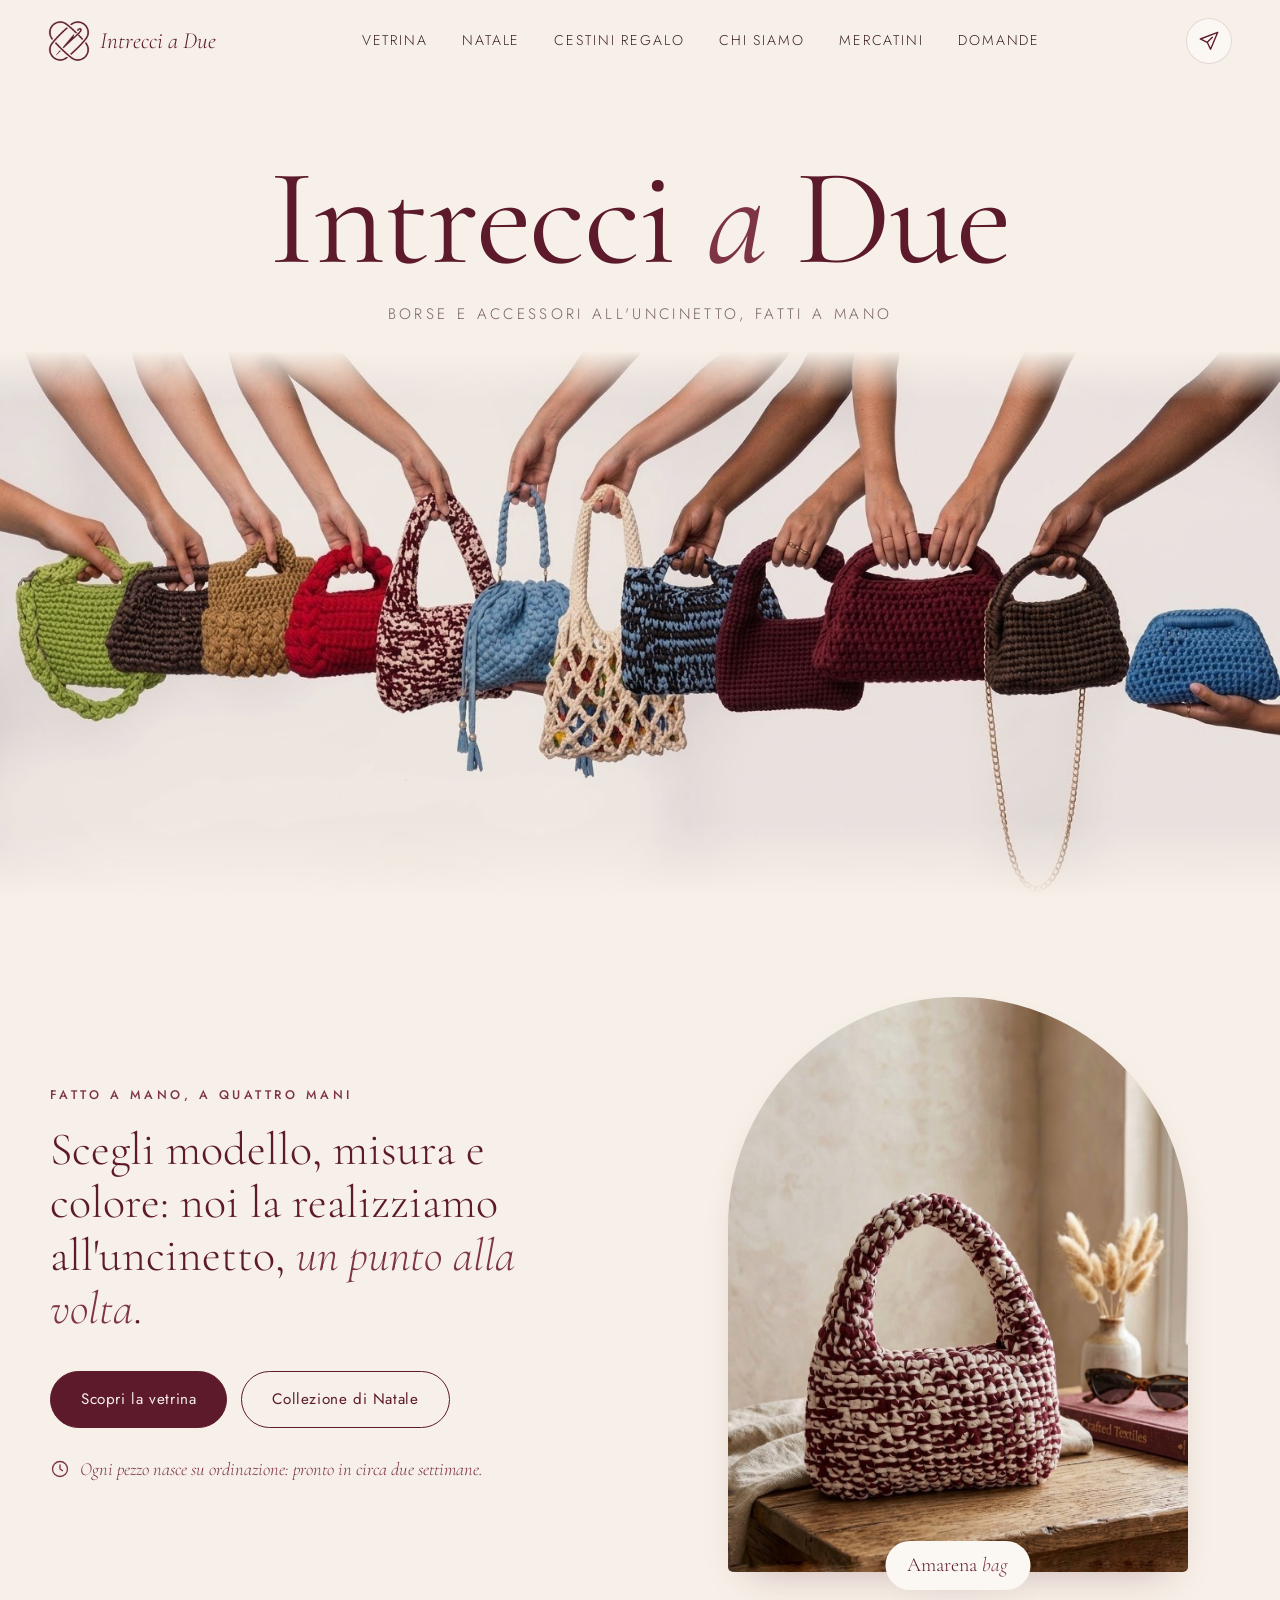
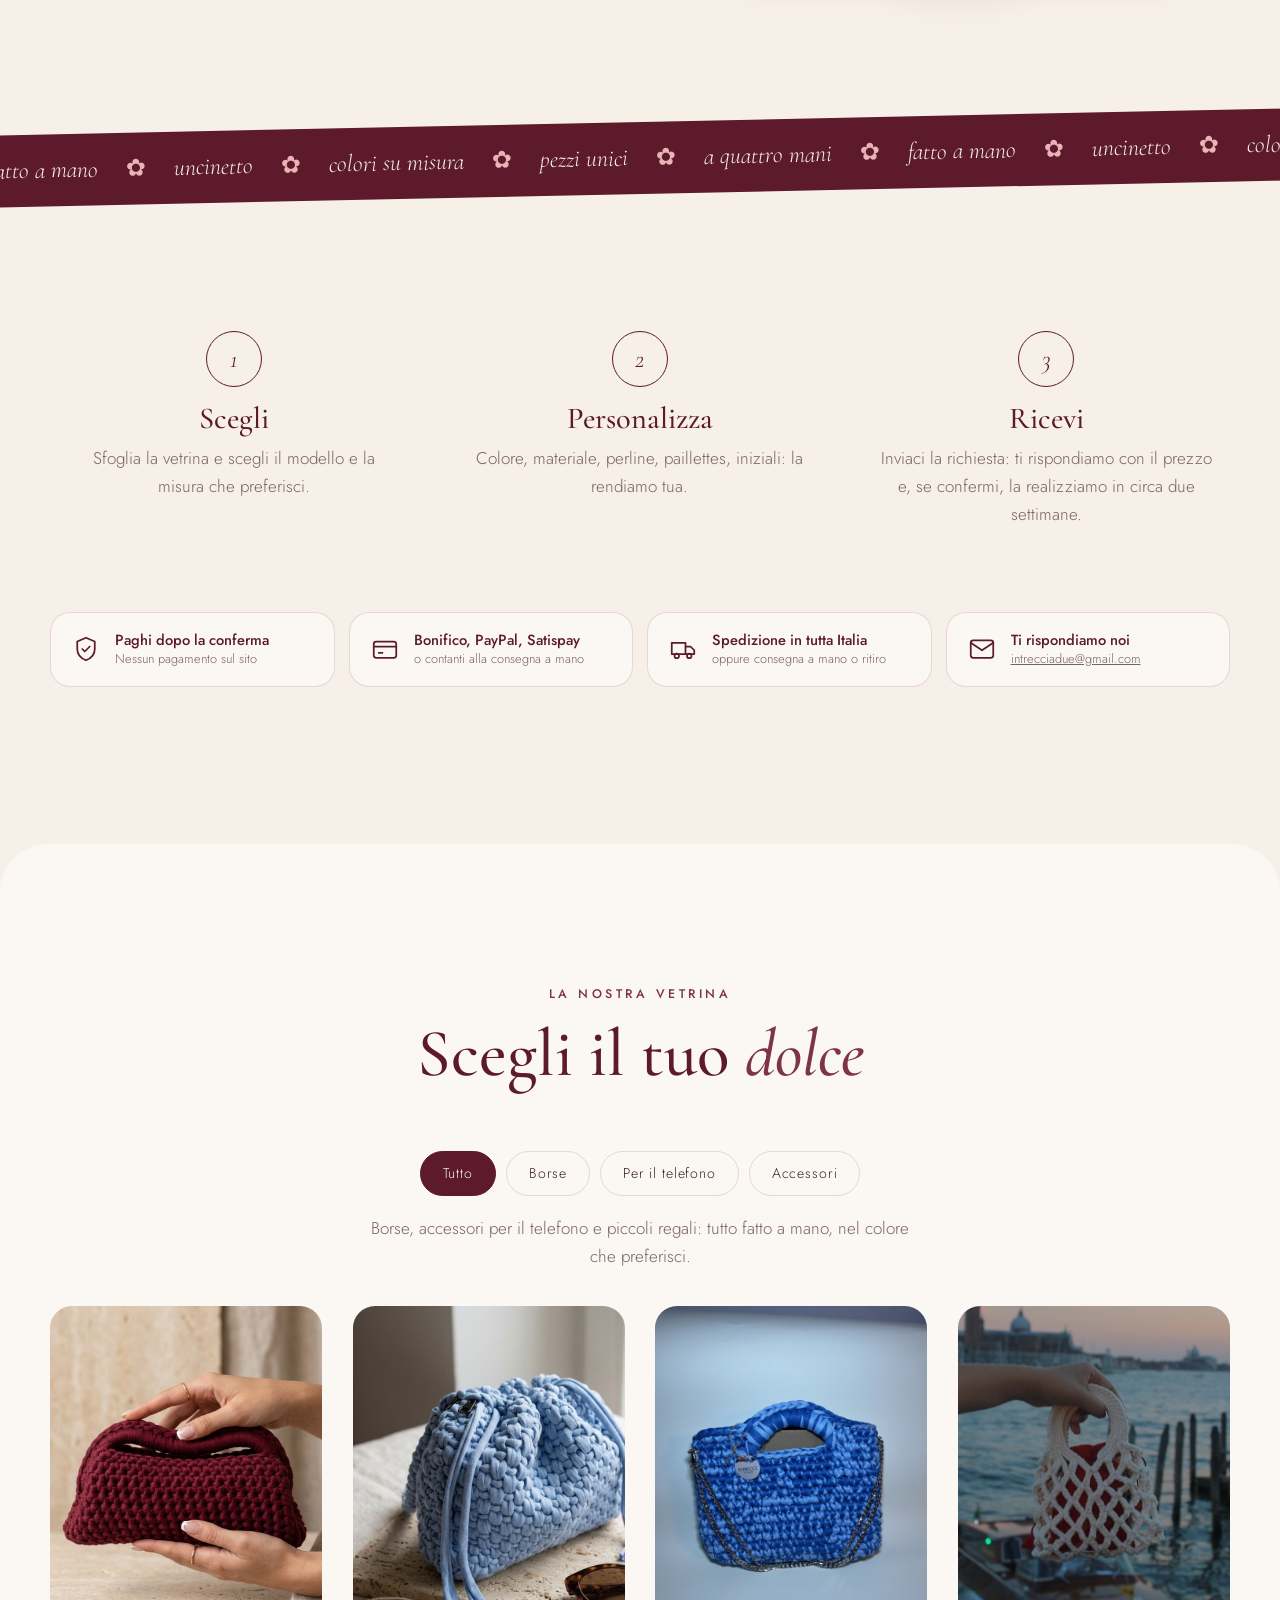
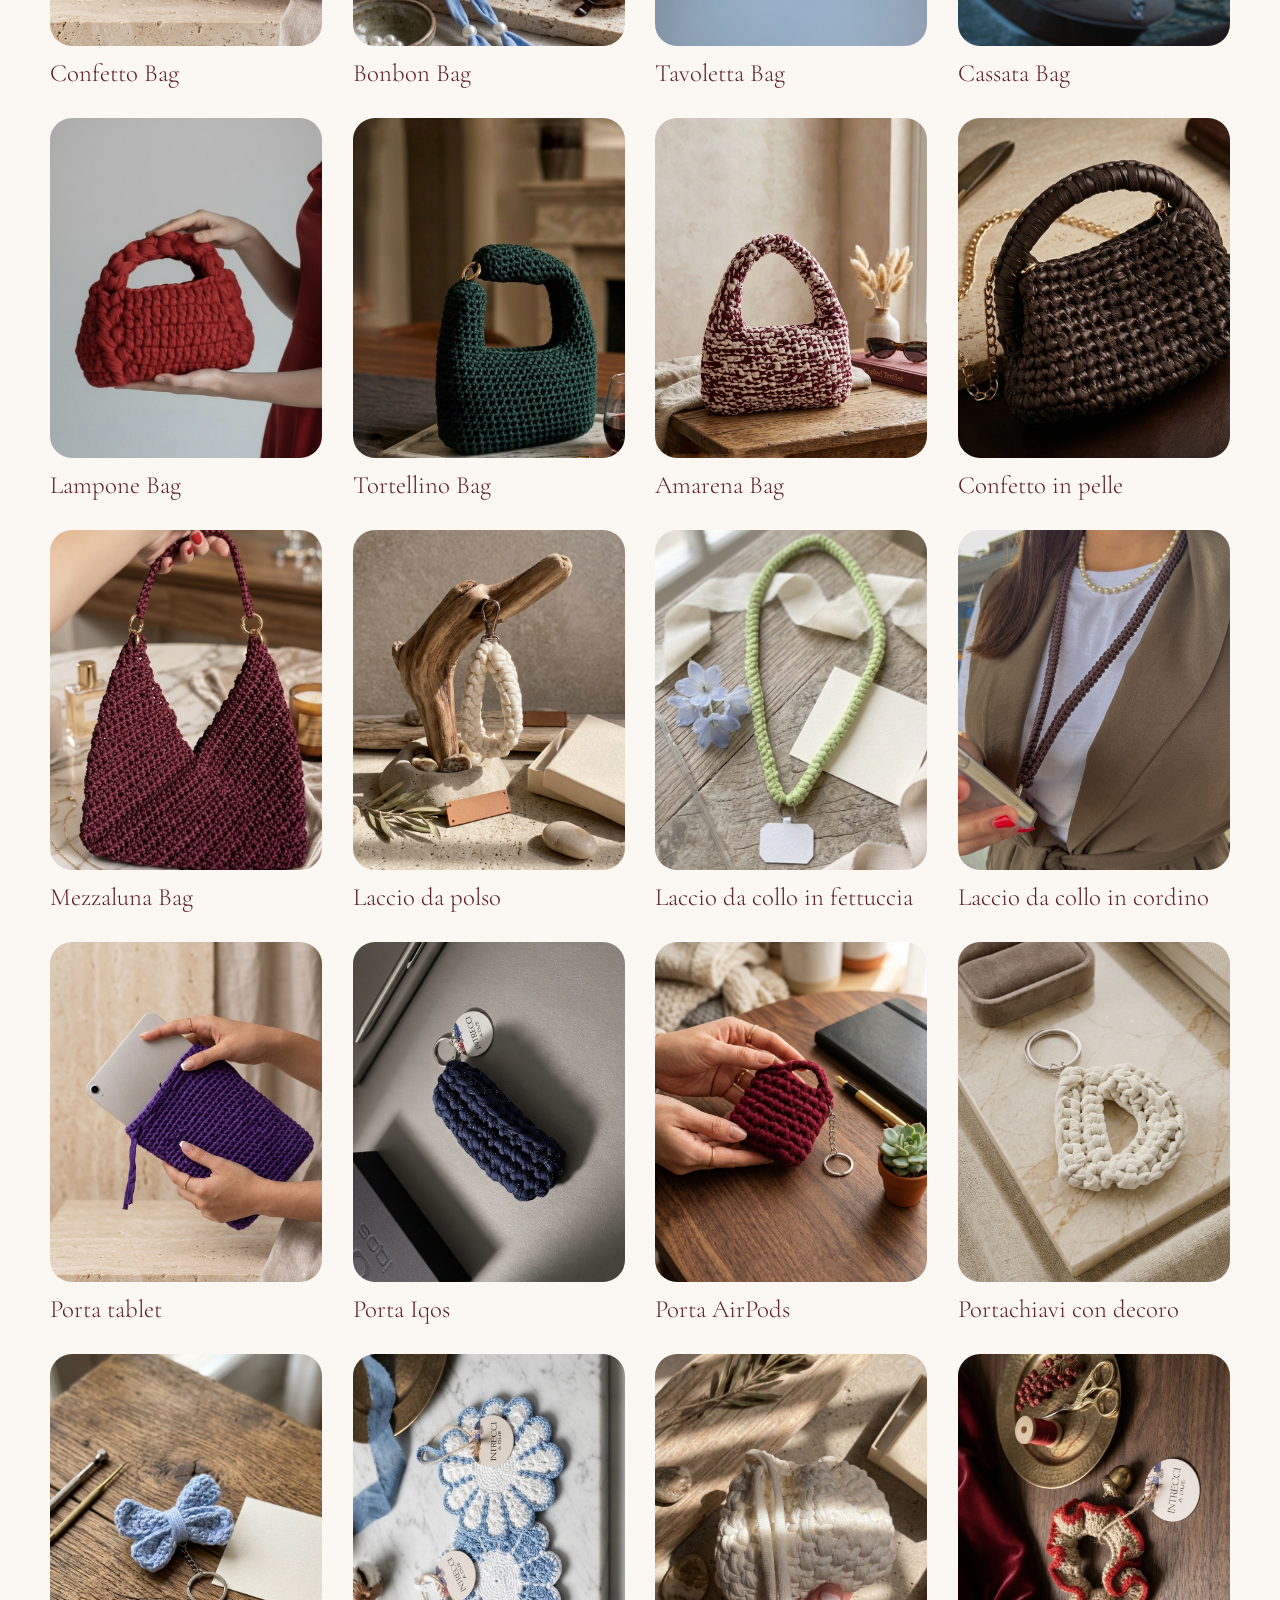
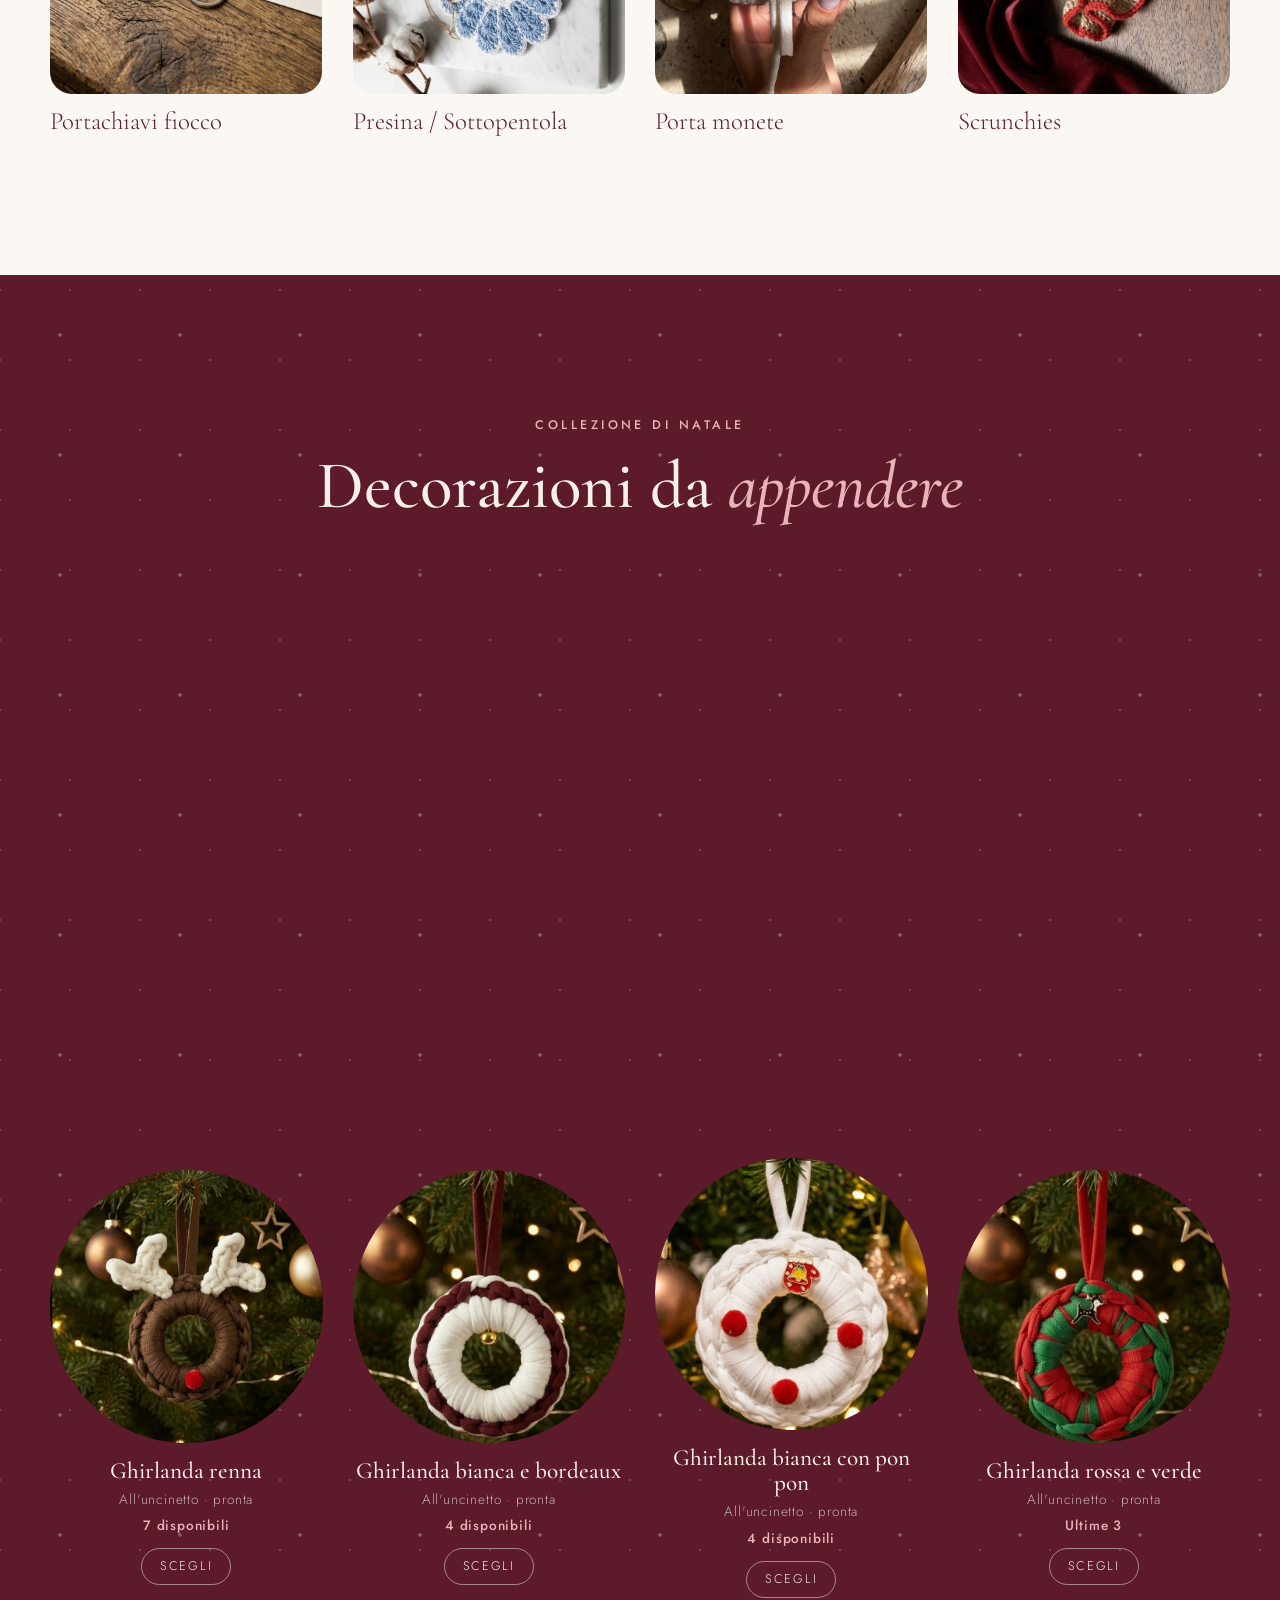
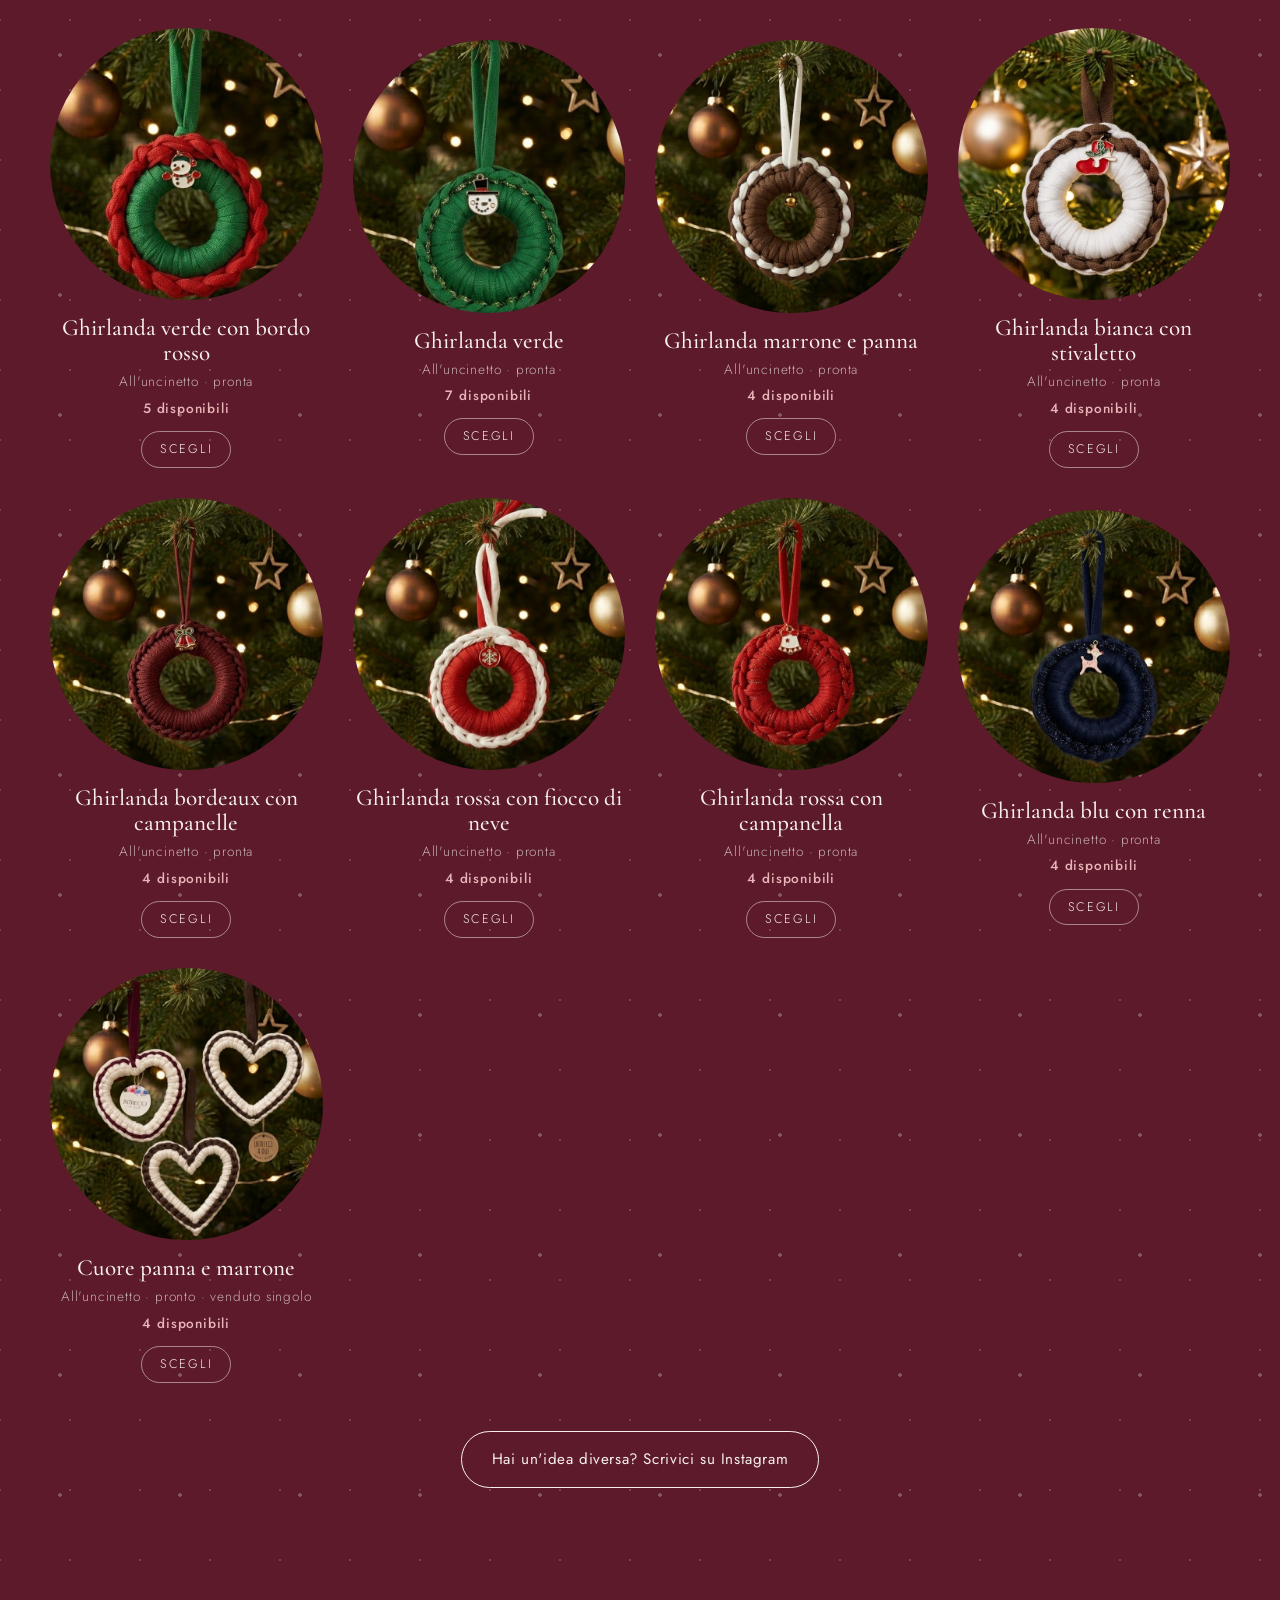
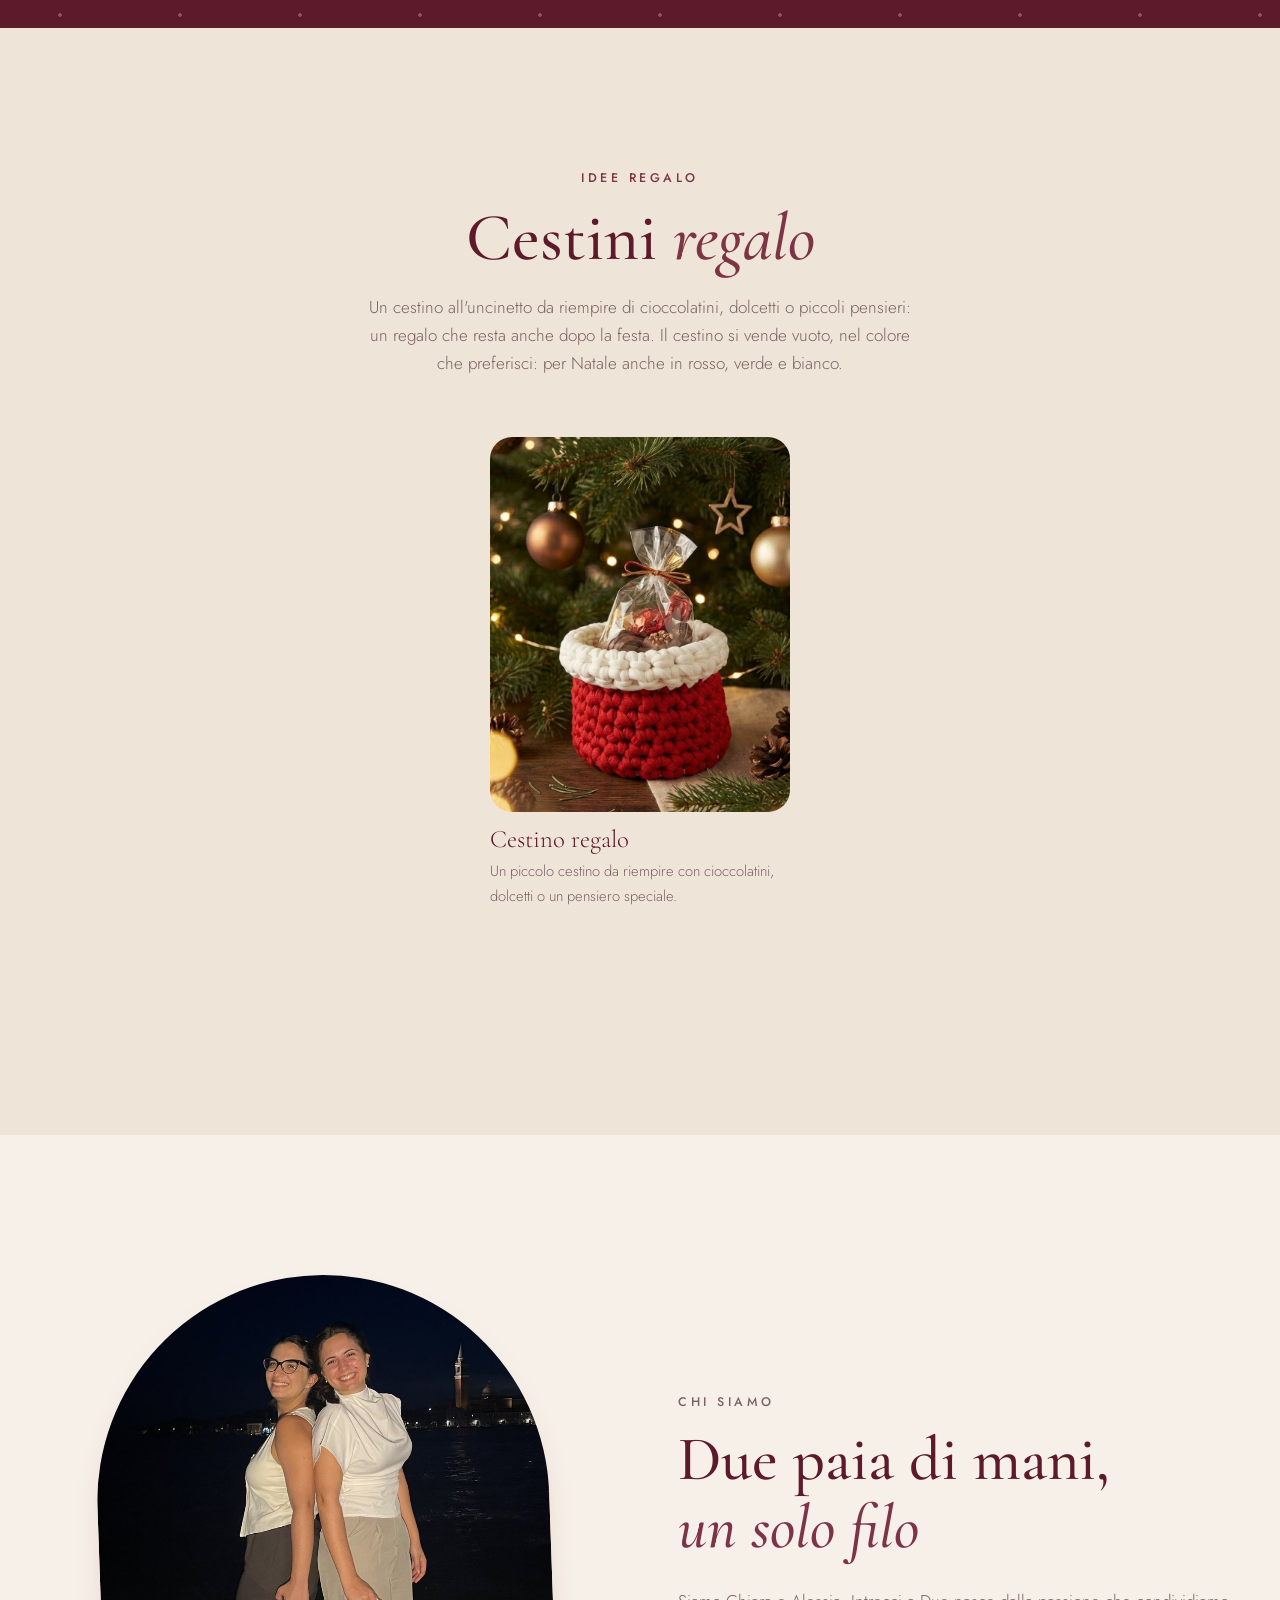
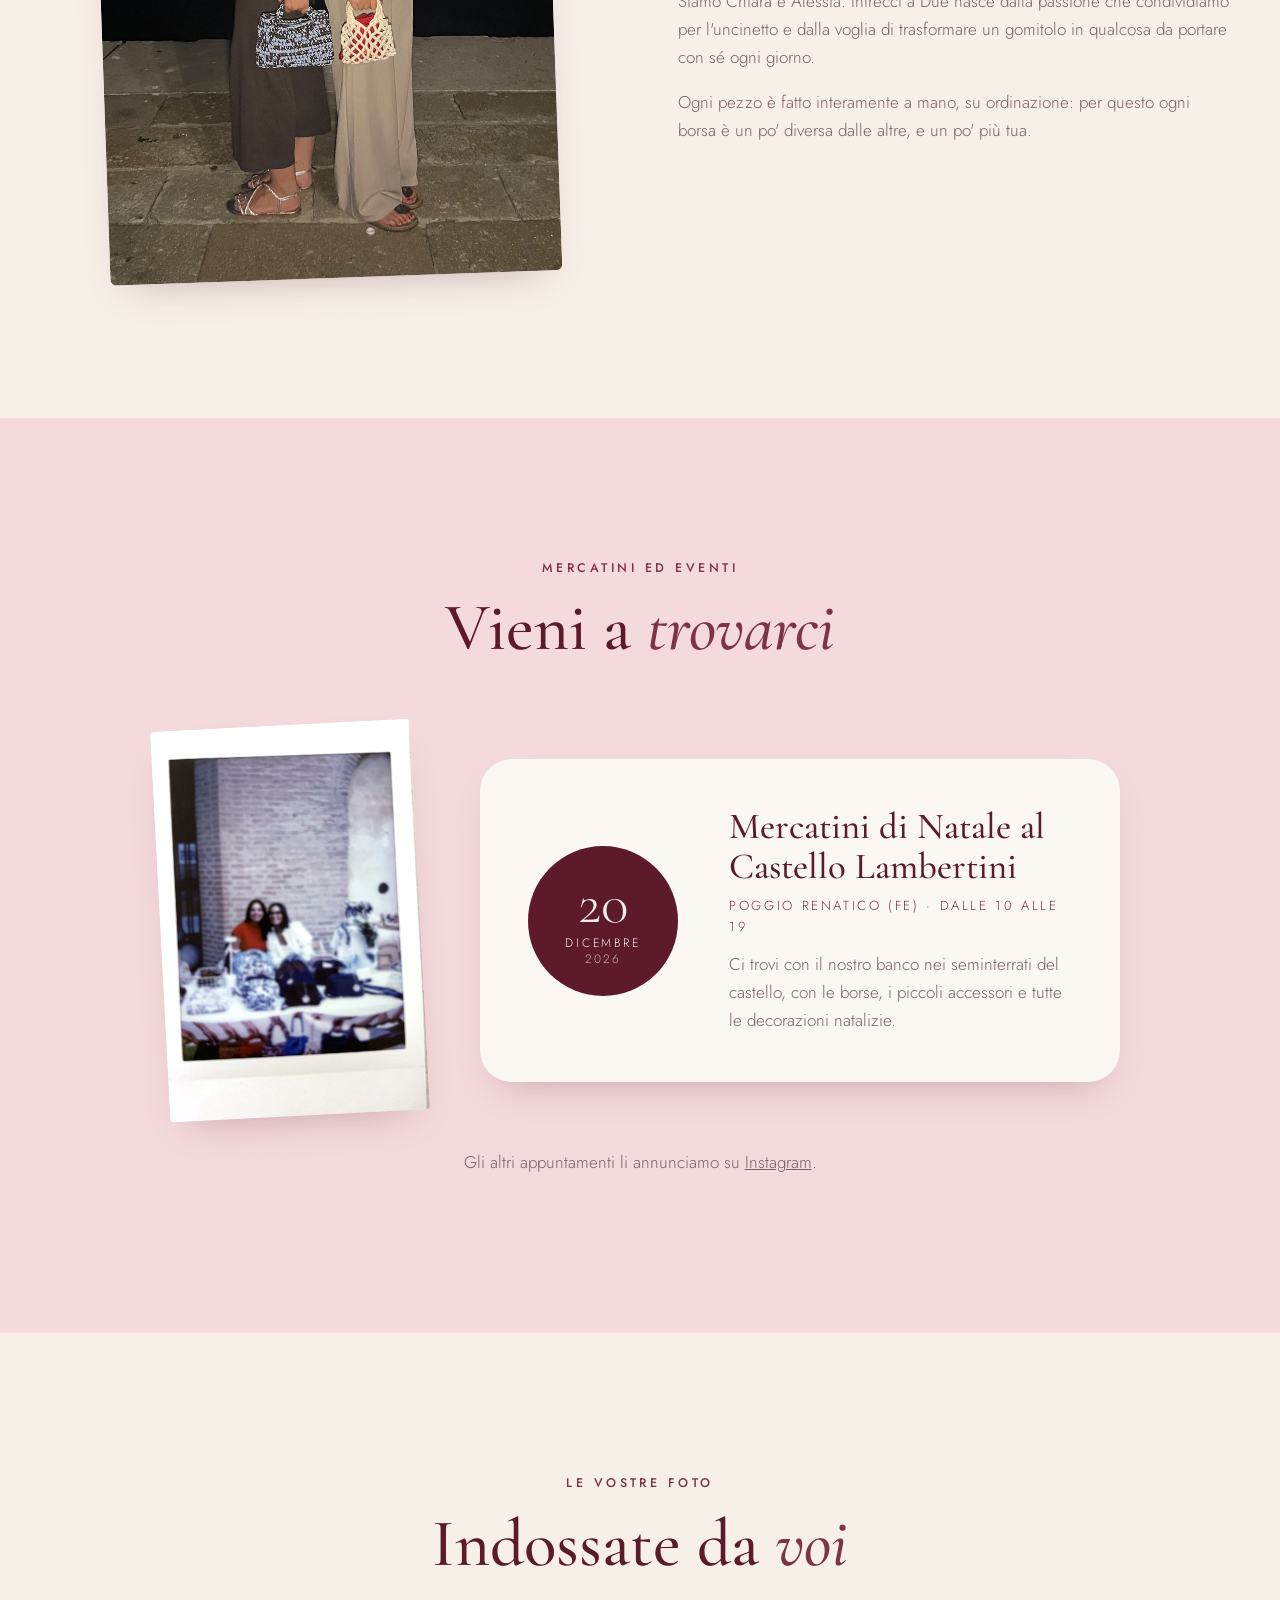
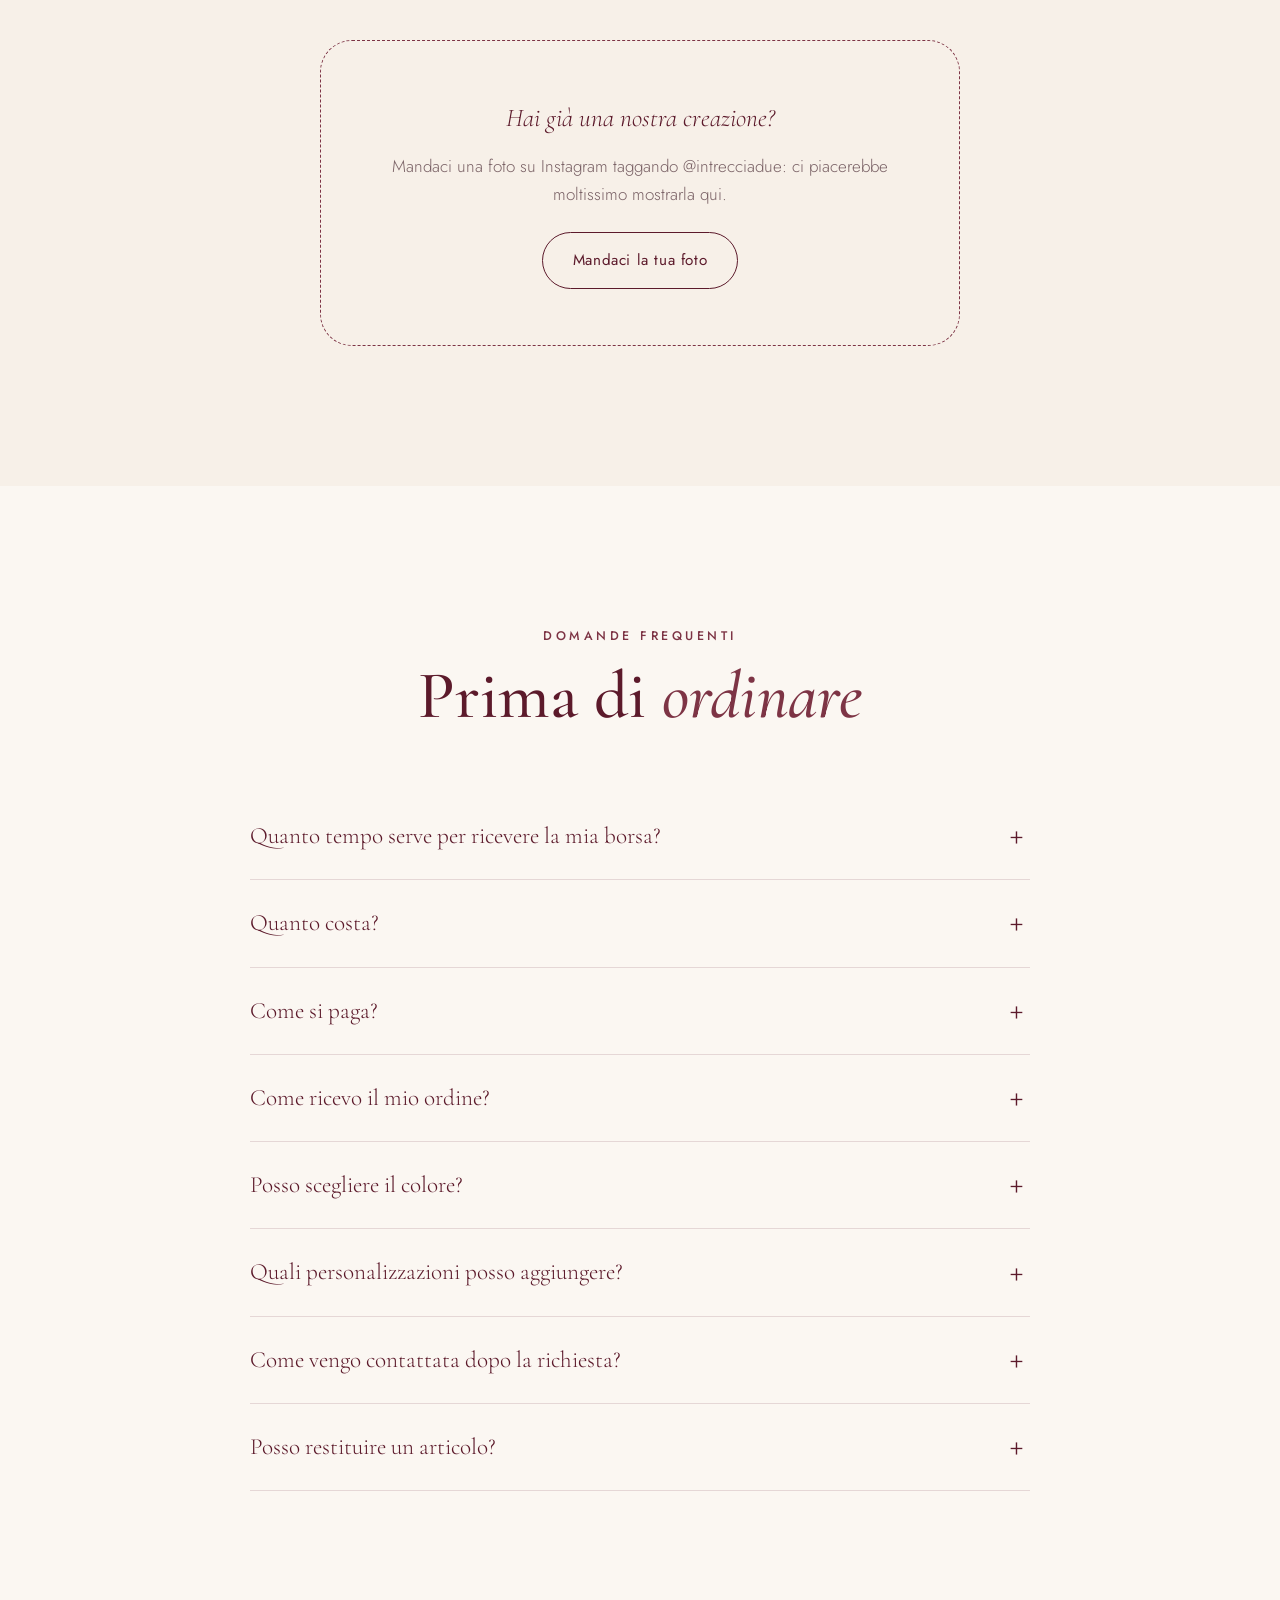
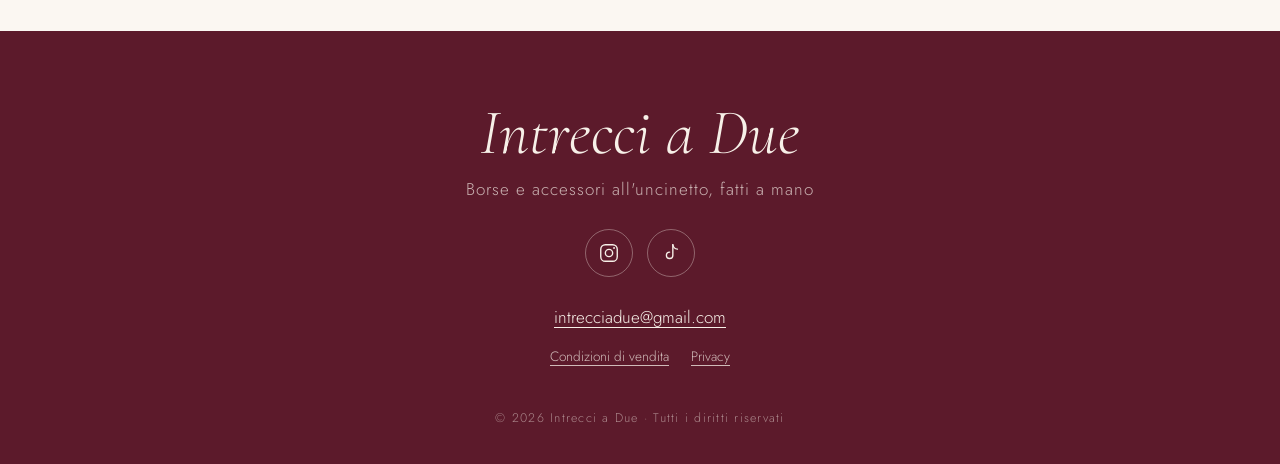
<file: index.html>
<!DOCTYPE html>
<html lang="it" class="no-js">
<head>
  <meta charset="UTF-8">
  <meta name="viewport" content="width=device-width, initial-scale=1.0">
  <title>Intrecci a Due · Borse e accessori all'uncinetto fatti a mano</title>
  <meta name="description" content="Borse e accessori all'uncinetto, fatti a mano a quattro mani da Chiara e Alessia. Scegli il colore, personalizza e chiedici informazioni.">
  <meta name="theme-color" content="#F7F0E8">
  <meta property="og:title" content="Intrecci a Due">
  <meta property="og:description" content="Borse e accessori all'uncinetto, fatti a mano a quattro mani.">
  <meta property="og:type" content="website">
  <meta name="google-site-verification" content="Fl0Ye33HHDwNFB1OUXsyQ3cdpSMMmPhuv71j-eiWHHY">
  <link rel="canonical" href="https://intrecciadue.netlify.app/">
  <meta property="og:url" content="https://intrecciadue.netlify.app/">
  <meta property="og:image" content="https://intrecciadue.netlify.app/img/copertina.jpg">
  <link rel="icon" type="image/png" href="img/favicon.png">
  <link rel="preload" href="fonts/cormorant.woff" as="font" type="font/woff" crossorigin>
  <link rel="preload" href="fonts/jost.woff" as="font" type="font/woff" crossorigin>
  <link rel="stylesheet" href="css/style.css">
  <script>document.documentElement.classList.remove("no-js");</script>
</head>
<body>

  <a class="salta" href="#vetrina">Vai alla vetrina</a>

  <!-- ===================== INTESTAZIONE ===================== -->
  <header class="testata" id="testata">
    <a href="#inizio" class="logo" aria-label="Intrecci a Due, torna all'inizio">
      <img class="logo-segno" src="img/logo.png" width="42" height="42" alt="">
      <span class="logo-nome">Intrecci a Due</span>
    </a>
    <nav class="menu" id="menu" aria-label="Menu principale">
      <a href="#vetrina">Vetrina</a>
      <a href="#natale">Natale</a>
      <a href="#cestini">Cestini regalo</a>
      <a href="#chi-siamo">Chi siamo</a>
      <a href="#mercatini">Mercatini</a>
      <a href="#domande">Domande</a>
    </nav>
    <div class="testata-azioni">
      <button class="pulsante-carrello" id="apriCarrello" aria-label="Apri la tua richiesta di informazioni">
        <svg viewBox="0 0 24 24" aria-hidden="true"><path d="M21.5 2.5 2.5 9.8l7.6 3.6 3.6 7.6 7.8-18.5Z"/><path d="m10.1 13.4 5.6-5.6"/></svg>
        <span class="conta" id="contaCarrello">0</span>
      </button>
      <button class="hamburger" id="hamburger" aria-label="Apri il menu" aria-expanded="false" aria-controls="menu">
        <span></span><span></span>
      </button>
    </div>
  </header>

  <main id="inizio">

    <!-- ===================== COPERTINA ===================== -->
    <section class="copertina">
      <h1 class="copertina-nome">Intrecci <em>a</em> Due</h1>
      <p class="copertina-motto">Borse e accessori all'uncinetto, fatti a mano</p>
      <img class="copertina-foto" src="img/copertina.jpg" width="1574" height="672" fetchpriority="high" alt="Le borse di Intrecci a Due in tutti i colori, tenute da tante mani una accanto all'altra">
    </section>

    <!-- ===================== APERTURA ===================== -->
    <section class="apertura">
      <div class="apertura-testo">
        <p class="occhiello rivela">Fatto a mano, a quattro mani</p>
        <p class="apertura-sotto rivela">Scegli modello, misura e colore: noi la realizziamo all'uncinetto, <em>un punto alla volta</em>.</p>
        <div class="apertura-azioni rivela">
          <a href="#vetrina" class="bottone">Scopri la vetrina</a>
          <a href="#natale" class="bottone bottone-chiaro">Collezione di Natale</a>
        </div>
        <p class="apertura-tempi rivela">
          <svg viewBox="0 0 24 24" aria-hidden="true"><circle cx="12" cy="12" r="9"/><path d="M12 7v5l3 2"/></svg>
          Ogni pezzo nasce su ordinazione: pronto in circa due settimane.
        </p>
      </div>
      <figure class="apertura-figura rivela">
        <img src="img/amarena.jpg" width="1124" height="1290" alt="La Amarena Bag all'uncinetto, bordeaux e panna, appoggiata su un mobile di legno">
        <figcaption>Amarena <em>bag</em></figcaption>
      </figure>
    </section>

    <!-- nastro scorrevole -->
    <div class="nastro" aria-hidden="true">
      <div class="nastro-scorre">
        <span>fatto a mano</span><span>✿</span><span>uncinetto</span><span>✿</span><span>colori su misura</span><span>✿</span><span>pezzi unici</span><span>✿</span><span>a quattro mani</span><span>✿</span>
        <span>fatto a mano</span><span>✿</span><span>uncinetto</span><span>✿</span><span>colori su misura</span><span>✿</span><span>pezzi unici</span><span>✿</span><span>a quattro mani</span><span>✿</span>
      </div>
    </div>

    <!-- ===================== COME FUNZIONA ===================== -->
    <section class="passi">
      <ol>
        <li class="rivela"><span class="passo-num">1</span><h3>Scegli</h3><p>Sfoglia la vetrina e scegli il modello e la misura che preferisci.</p></li>
        <li class="rivela"><span class="passo-num">2</span><h3>Personalizza</h3><p>Colore, materiale, perline, paillettes, iniziali: la rendiamo tua.</p></li>
        <li class="rivela"><span class="passo-num">3</span><h3>Ricevi</h3><p>Inviaci la richiesta: ti rispondiamo con il prezzo e, se confermi, la realizziamo in circa due settimane.</p></li>
      </ol>
    </section>

    <!-- ===================== GARANZIE ===================== -->
    <section class="garanzie" aria-label="Come funzionano ordini, pagamenti e consegne">
      <ul>
        <li class="rivela"><svg viewBox="0 0 24 24" aria-hidden="true"><path d="M12 3l7 3v6c0 4.5-3 7.5-7 9-4-1.5-7-4.5-7-9V6l7-3Z"/><path d="m9 12 2 2 4-4"/></svg><div><strong>Paghi dopo la conferma</strong><span>Nessun pagamento sul sito</span></div></li>
        <li class="rivela"><svg viewBox="0 0 24 24" aria-hidden="true"><rect x="3" y="6" width="18" height="13" rx="2"/><path d="M3 10h18M7 15h3"/></svg><div><strong>Bonifico, PayPal, Satispay</strong><span>o contanti alla consegna a mano</span></div></li>
        <li class="rivela"><svg viewBox="0 0 24 24" aria-hidden="true"><path d="M3 7h11v9H3zM14 10h4l3 3v3h-7"/><circle cx="7" cy="17.5" r="1.8"/><circle cx="17" cy="17.5" r="1.8"/></svg><div><strong>Spedizione in tutta Italia</strong><span>oppure consegna a mano o ritiro</span></div></li>
        <li class="rivela"><svg viewBox="0 0 24 24" aria-hidden="true"><rect x="3" y="5" width="18" height="14" rx="2"/><path d="m3 7 9 6 9-6"/></svg><div><strong>Ti rispondiamo noi</strong><span><a href="mailto:intrecciadue@gmail.com">intrecciadue@gmail.com</a></span></div></li>
      </ul>
    </section>

    <!-- ===================== VETRINA ===================== -->
    <section class="vetrina" id="vetrina">
      <header class="intestazione-sezione">
        <p class="occhiello rivela">La nostra vetrina</p>
        <h2 class="rivela">Scegli il tuo <em>dolce</em></h2>
      </header>
      <div class="filtri rivela" role="tablist" aria-label="Categorie" id="filtri"></div>
      <p class="intro-categoria" id="introCategoria"></p>
      <div class="griglia" id="griglia"></div>
    </section>

    <!-- ===================== NATALE ===================== -->
    <section class="natale" id="natale">
      <div class="natale-fiocchi" aria-hidden="true"></div>
      <header class="intestazione-sezione">
        <p class="occhiello rivela">Collezione di Natale</p>
        <h2 class="rivela">Decorazioni da <em>appendere</em></h2>
        <p class="sezione-sotto rivela">Piccoli intrecci per l'albero e per la casa. Le ghirlande sono già pronte, in pochi pezzi per tipo: scegli la tua e aggiungila alla richiesta. Palline, stelle e omini li facciamo nel colore che preferisci. Oppure vieni a trovarci al nostro banco ai mercatini.</p>
      </header>
      <div class="natale-griglia" id="nataleGriglia"></div>
      <div class="centrato rivela">
        <a class="bottone bottone-chiaro" href="https://www.instagram.com/intrecciadue" target="_blank" rel="noopener">Hai un'idea diversa? Scrivici su Instagram</a>
      </div>
    </section>

    <!-- ===================== CESTINI REGALO ===================== -->
    <section class="cestini" id="cestini">
      <header class="intestazione-sezione">
        <p class="occhiello rivela">Idee regalo</p>
        <h2 class="rivela">Cestini <em>regalo</em></h2>
        <p class="sezione-sotto rivela">Un cestino all'uncinetto da riempire di cioccolatini, dolcetti o piccoli pensieri: un regalo che resta anche dopo la festa. Il cestino si vende vuoto, nel colore che preferisci: per Natale anche in rosso, verde e bianco.</p>
      </header>
      <div class="cestini-griglia" id="cestiniGriglia"></div>
      <p class="cestini-nota rivela">Ci servono circa due settimane per realizzarlo: se è un regalo, scrivici con un po' di anticipo.</p>
    </section>

    <!-- ===================== CHI SIAMO ===================== -->
    <section class="chi-siamo" id="chi-siamo">
      <figure class="chi-figura rivela">
        <div class="cornice cornice-unica">
          <img src="img/chi-siamo.jpg" width="900" height="1200" loading="lazy" alt="Chiara e Alessia schiena contro schiena in riva alla laguna di Venezia, di sera, ognuna con una borsa all'uncinetto in mano">
        </div>
      </figure>
      <div class="chi-testo">
        <p class="occhiello rivela">Chi siamo</p>
        <h2 class="rivela">Due paia di mani,<br><em>un solo filo</em></h2>
        <p class="rivela">Siamo Chiara e Alessia. Intrecci a Due nasce dalla passione che condividiamo per l'uncinetto e dalla voglia di trasformare un gomitolo in qualcosa da portare con sé ogni giorno.</p>
        <p class="rivela">Ogni pezzo è fatto interamente a mano, su ordinazione: per questo ogni borsa è un po' diversa dalle altre, e un po' più tua.</p>
      </div>
    </section>

    <!-- ===================== MERCATINI ===================== -->
    <section class="mercatini" id="mercatini">
      <header class="intestazione-sezione">
        <p class="occhiello rivela">Mercatini ed eventi</p>
        <h2 class="rivela">Vieni a <em>trovarci</em></h2>
      </header>
      <div class="mercatini-corpo">
      <figure class="polaroid rivela">
        <img src="img/mercatino-polaroid.jpg" width="700" height="1053" loading="lazy" alt="Foto istantanea di Chiara e Alessia sedute dietro al loro banco a un mercatino, pieno di borse all'uncinetto">
      </figure>
      <article class="evento rivela">
        <div class="evento-data">
          <span class="giorno">20</span>
          <span class="mese">dicembre</span>
          <span class="anno">2026</span>
        </div>
        <div class="evento-info">
          <h3>Mercatini di Natale al Castello Lambertini</h3>
          <p class="luogo">Poggio Renatico (FE) · dalle 10 alle 19</p>
          <p>Ci trovi con il nostro banco nei seminterrati del castello, con le borse, i piccoli accessori e tutte le decorazioni natalizie.</p>
        </div>
      </article>
      </div>
      <p class="evento-nota rivela">Gli altri appuntamenti li annunciamo su <a href="https://www.instagram.com/intrecciadue" target="_blank" rel="noopener">Instagram</a>.</p>
    </section>

    <!-- ===================== RECENSIONI ===================== -->
    <section class="recensioni" id="recensioni">
      <header class="intestazione-sezione">
        <p class="occhiello rivela">Le vostre foto</p>
        <h2 class="rivela">Indossate da <em>voi</em></h2>
      </header>
      <div class="recensioni-griglia" id="recensioniGriglia"></div>
    </section>

    <!-- ===================== DOMANDE FREQUENTI ===================== -->
    <section class="domande" id="domande">
      <header class="intestazione-sezione">
        <p class="occhiello rivela">Domande frequenti</p>
        <h2 class="rivela">Prima di <em>ordinare</em></h2>
      </header>
      <div class="fisarmonica">
        <details class="rivela">
          <summary>Quanto tempo serve per ricevere la mia borsa?</summary>
          <p>Ogni pezzo è realizzato a mano su ordinazione: in media servono circa due settimane. Se hai una data precisa, ad esempio un regalo, scrivicelo nelle note della richiesta.</p>
        </details>
        <details class="rivela">
          <summary>Quanto costa?</summary>
          <p>Scegli modello, misura, colore e dettagli e inviaci la richiesta dal sito: ti rispondiamo noi via email con il prezzo, il costo dell'eventuale spedizione e i tempi. Inviare la richiesta non ti impegna a nulla.</p>
        </details>
        <details class="rivela">
          <summary>Come si paga?</summary>
          <p>Il pagamento non avviene sul sito. Dopo che ci hai inviato la richiesta ti scriviamo con il prezzo; se confermi l'ordine, paghi quando è pronto: alla consegna o al ritiro, oppure prima della partenza del pacco se va spedito. Puoi pagare con bonifico, PayPal o Satispay; se ritiri l'ordine al nostro banco o te lo consegniamo a mano, anche in contanti.</p>
        </details>
        <details class="rivela">
          <summary>Come ricevo il mio ordine?</summary>
          <p>Spediamo in tutta Italia: il costo della spedizione te lo comunichiamo nel messaggio di conferma, prima che tu paghi, e puoi scegliere tra un invio tracciato e uno non tracciato, più economico. Puoi anche ritirarlo gratis al nostro banco durante i mercatini, oppure concordare con noi una consegna a mano gratuita quando ci troviamo dalle tue parti.</p>
        </details>
        <details class="rivela">
          <summary>Posso scegliere il colore?</summary>
          <p>Certo. Il colore non costa nulla in più: puoi scegliere tra panna, rosa, bordeaux, jeans, marrone, azzurro, vinaccia e testa di moro. Per le borse puoi aggiungere anche un secondo colore.</p>
        </details>
        <details class="rivela">
          <summary>Quali personalizzazioni posso aggiungere?</summary>
          <p>Per le borse puoi scegliere la versione in pelle, il bicolore, le perline, le paillettes, la tracolla e le iniziali. Queste scelte prevedono un sovrapprezzo: quando ci invii la richiesta, ti diciamo noi il prezzo completo.</p>
        </details>
        <details class="rivela">
          <summary>Come vengo contattata dopo la richiesta?</summary>
          <p>Ti scriviamo all'indirizzo email che inserisci nel modulo di richiesta, o al numero di telefono se preferisci lasciarcelo. Per qualsiasi domanda puoi scriverci a <a href="mailto:intrecciadue@gmail.com">intrecciadue@gmail.com</a> o su Instagram.</p>
        </details>
        <details class="rivela">
          <summary>Posso restituire un articolo?</summary>
          <p>Ogni articolo è fatto su ordinazione con le tue scelte, quindi dopo la conferma non è previsto il reso per ripensamento; se invece c'è un difetto, ci pensiamo noi. Trovi tutti i dettagli su annullamenti e garanzia nelle <a href="condizioni.html">condizioni di vendita</a>.</p>
        </details>
      </div>
    </section>

  </main>

  <!-- ===================== PIÈ DI PAGINA ===================== -->
  <footer class="piede">
    <p class="piede-logo">Intrecci a Due</p>
    <p class="piede-sotto">Borse e accessori all'uncinetto, fatti a mano</p>
    <div class="social">
      <a href="https://www.instagram.com/intrecciadue" target="_blank" rel="noopener" aria-label="Instagram">
        <svg viewBox="0 0 24 24" aria-hidden="true"><rect x="3" y="3" width="18" height="18" rx="5"/><circle cx="12" cy="12" r="4"/><circle cx="17.5" cy="6.5" r="1" class="pieno"/></svg>
      </a>
      <a href="https://www.tiktok.com/@intrecciadue" target="_blank" rel="noopener" aria-label="TikTok">
        <svg viewBox="0 0 24 24" aria-hidden="true"><path d="M14 3v11.5a3.5 3.5 0 1 1-3.5-3.5"/><path d="M14 3c.5 2.8 2.3 4.5 5 4.8"/></svg>
      </a>
    </div>
    <p class="piede-contatto"><a href="mailto:intrecciadue@gmail.com">intrecciadue@gmail.com</a></p>
    <nav class="piede-link" aria-label="Informazioni">
      <a href="condizioni.html">Condizioni di vendita</a>
      <a href="privacy.html">Privacy</a>
    </nav>
    <p class="copyright">© 2026 Intrecci a Due · Tutti i diritti riservati</p>
  </footer>

  <!-- ===================== SCHEDA PRODOTTO ===================== -->
  <div class="velo" id="veloScheda" hidden></div>
  <div class="scheda" id="scheda" role="dialog" aria-modal="true" aria-labelledby="schedaTitolo" hidden>
    <button class="chiudi" id="chiudiScheda" aria-label="Chiudi">×</button>
    <div class="scheda-figura" id="schedaFigura"></div>
    <div class="scheda-corpo">
      <p class="occhiello" id="schedaCategoria"></p>
      <h3 id="schedaTitolo"></h3>
      <div id="schedaOpzioni"></div>
      <div class="scheda-piede">
        <p class="scheda-nota" id="schedaPrezzo"></p>
        <button class="bottone" id="aggiungi">Aggiungi alla richiesta</button>
      </div>
    </div>
  </div>

  <!-- ===================== RICHIESTA DI INFORMAZIONI (ex carrello) ===================== -->
  <div class="velo" id="veloCarrello" hidden></div>
  <aside class="carrello" id="carrello" aria-label="La tua richiesta" aria-hidden="true">
    <div class="carrello-testa">
      <h3>La tua richiesta</h3>
      <button class="chiudi" id="chiudiCarrello" aria-label="Chiudi la richiesta">×</button>
    </div>

    <div class="carrello-passo" id="passoCarrello">
      <ul class="carrello-lista" id="carrelloLista"></ul>
      <div class="carrello-vuoto" id="carrelloVuoto">
        <p>La tua richiesta è ancora vuota: scegli in vetrina cosa ti piace.</p>
        <a href="#vetrina" class="bottone bottone-chiaro" data-chiudi-carrello>Torna alla vetrina</a>
      </div>
      <div class="carrello-totale" id="carrelloTotale">
        <p class="nota">Ti rispondiamo noi via email con il prezzo, la spedizione e i tempi. Inviare la richiesta non ti impegna a nulla.</p>
        <button class="bottone bottone-pieno" id="procedi">Continua</button>
      </div>
    </div>

    <div class="carrello-passo" id="passoModulo" hidden>
      <button class="indietro" id="indietro">← Torna alla richiesta</button>
      <!-- Modulo gestito da Netlify Forms: le richieste arrivano nel pannello Netlify e via email -->
      <form name="ordine" method="POST" data-netlify="true" netlify-honeypot="campo-trappola" id="moduloOrdine" class="modulo">
        <input type="hidden" name="form-name" value="ordine">
        <input type="hidden" name="subject" value="Nuova richiesta di informazioni dal sito Intrecci a Due">
        <p class="nascosto"><label>Non compilare: <input name="campo-trappola"></label></p>
        <label>Nome e cognome<input type="text" name="nome" required autocomplete="name"></label>
        <label>Email<input type="email" name="email" required autocomplete="email"></label>
        <label>Telefono <span class="facoltativo">(facoltativo)</span><input type="tel" name="telefono" autocomplete="tel"></label>
        <label>Note o domande <span class="facoltativo">(facoltativo)</span><textarea name="note" rows="3" placeholder="Es. è un regalo per il 24 dicembre"></textarea></label>
        <textarea name="ordine" id="campoOrdine" class="nascosto" readonly tabindex="-1" aria-hidden="true"></textarea>
        <label class="consenso"><input type="checkbox" name="consenso" required> <span>Ho letto le <a href="condizioni.html" target="_blank">condizioni di vendita</a> e l'<a href="privacy.html" target="_blank">informativa sulla privacy</a>.</span></label>
        <button type="submit" class="bottone bottone-pieno" id="invia">Invia la richiesta</button>
        <p class="nota">Non paghi nulla e non ti impegni a nulla: ti scriviamo noi con il prezzo e i dettagli.</p>
      </form>
    </div>

    <div class="carrello-passo grazie" id="passoGrazie" hidden>
      <p class="grazie-segno" aria-hidden="true">✿</p>
      <h3>Grazie!</h3>
      <p>Abbiamo ricevuto la tua richiesta. Ti scriveremo presto con il prezzo e tutti i dettagli.</p>
      <p class="firma">Chiara &amp; Alessia</p>
    </div>

    <div class="carrello-passo" id="passoErrore" hidden>
      <h3>Qualcosa non ha funzionato</h3>
      <p>La richiesta non è partita. Puoi riprovare oppure mandarcela via email:</p>
      <a class="bottone bottone-pieno" id="inviaEmail" href="#">Invia la richiesta via email</a>
      <button class="indietro" id="riprova">← Riprova</button>
    </div>
  </aside>

  <div class="avviso" id="avviso" role="status" aria-live="polite"></div>

  <script src="js/prodotti.js"></script>
  <script src="js/recensioni.js"></script>
  <script src="js/statistiche.js"></script>
  <script src="js/main.js"></script>
</body>
</html>
</file>
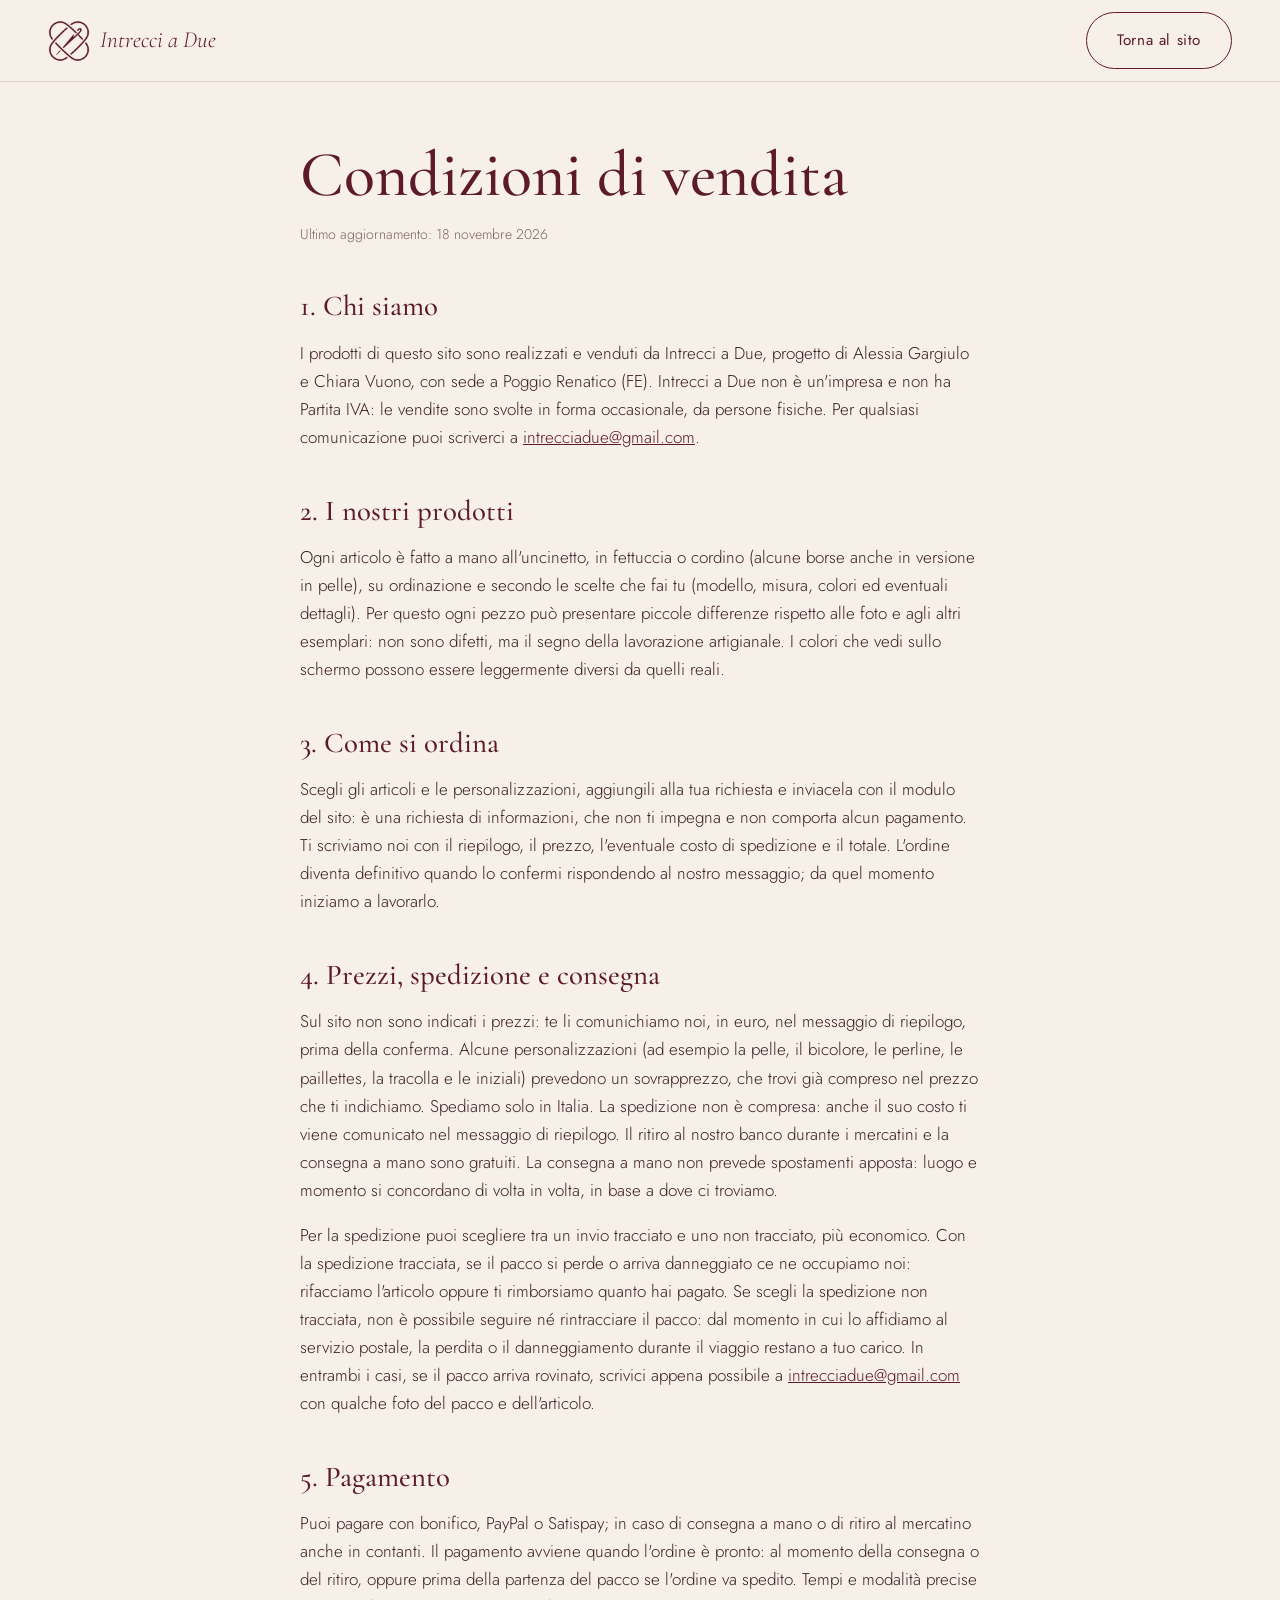
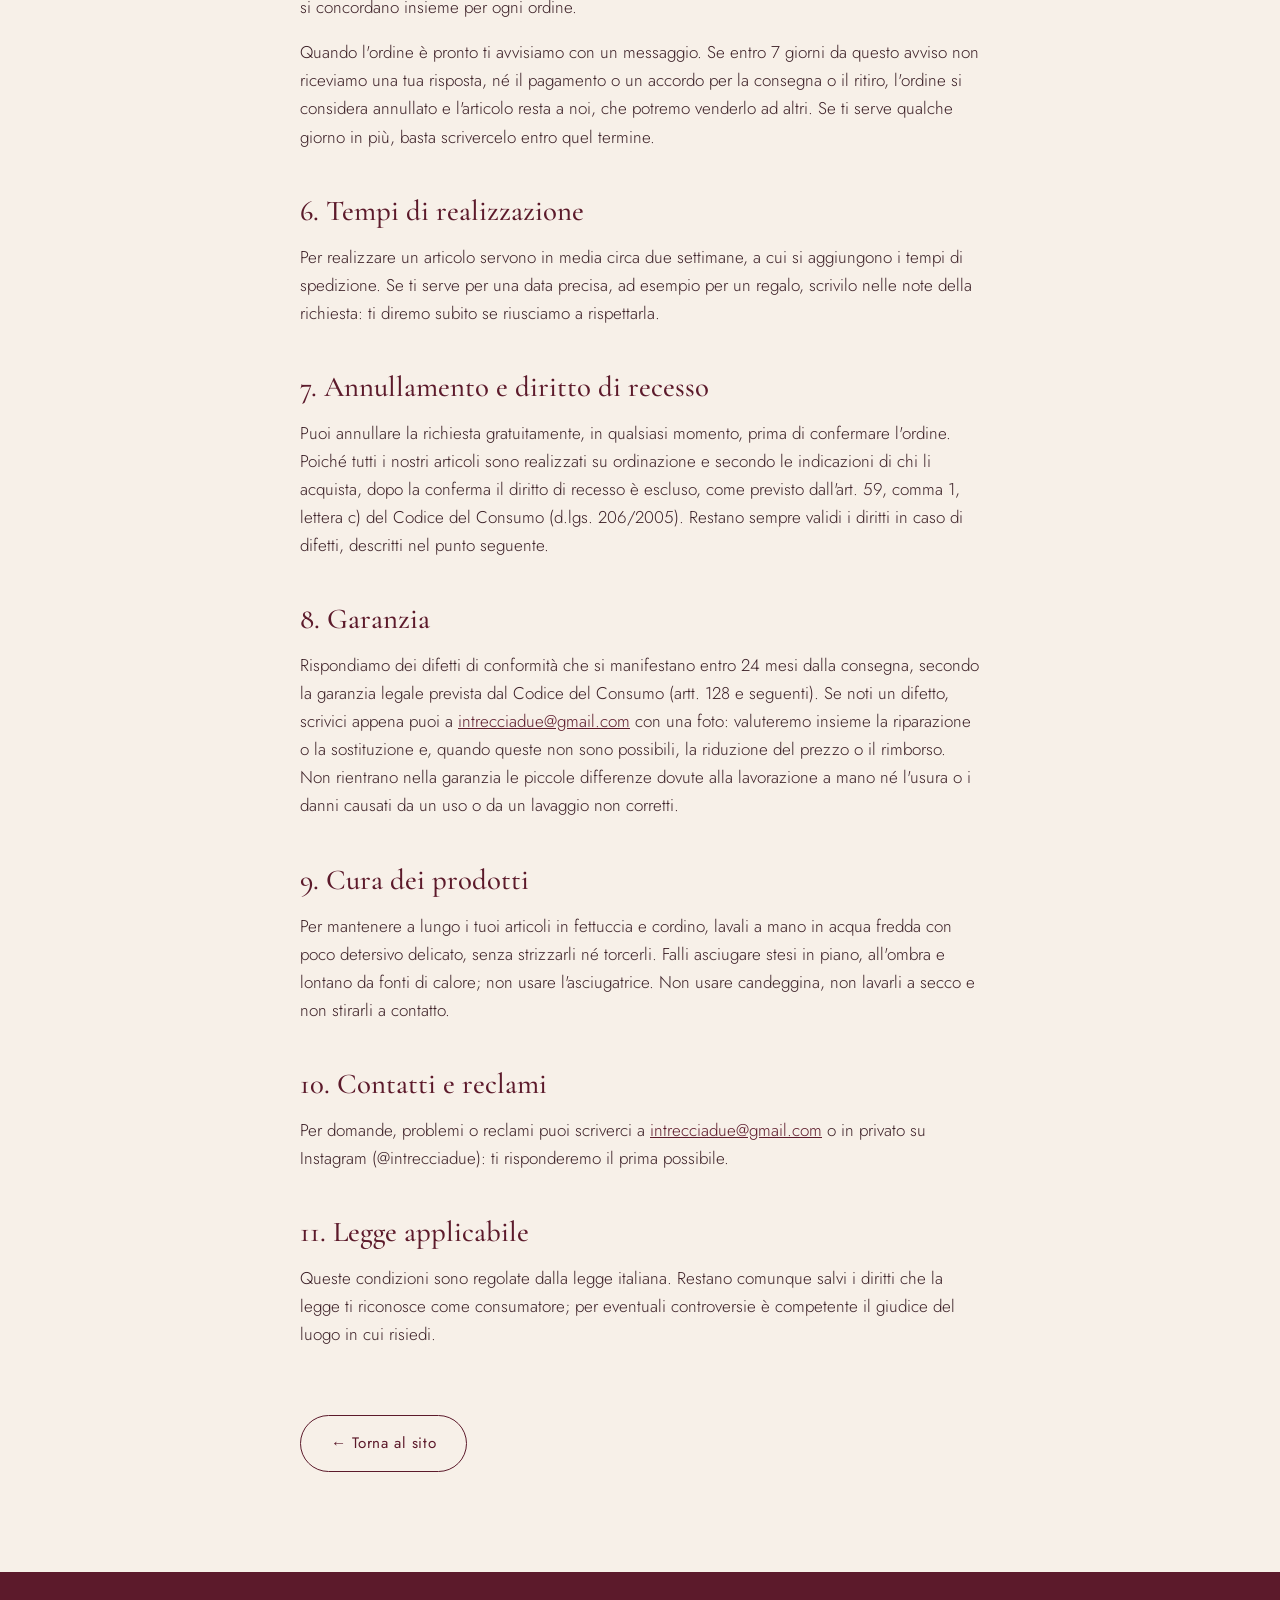
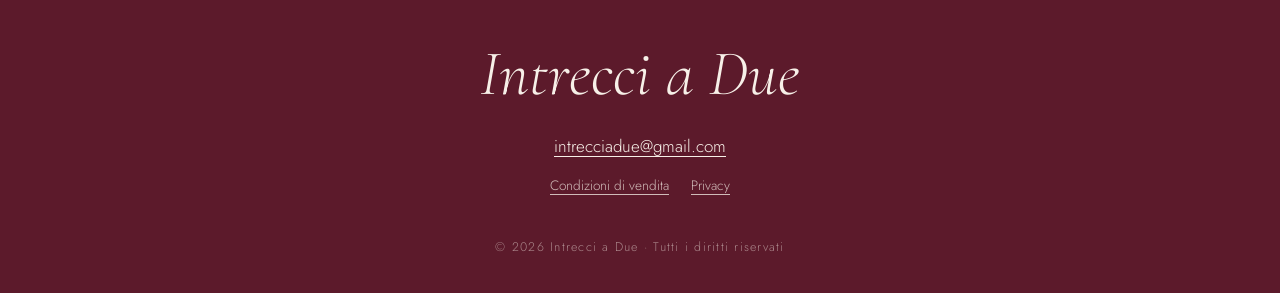
<file: condizioni.html>
<!DOCTYPE html>
<html lang="it">
<head>
  <meta charset="UTF-8">
  <meta name="viewport" content="width=device-width, initial-scale=1.0">
  <title>Condizioni di vendita · Intrecci a Due</title>
  <meta name="robots" content="noindex">
  <link rel="icon" type="image/png" href="img/favicon.png">
  <link rel="stylesheet" href="css/style.css">
</head>
<body>
  <header class="testata scorsa">
    <a href="index.html" class="logo" aria-label="Intrecci a Due, torna al sito">
      <img class="logo-segno" src="img/logo.png" width="42" height="42" alt="">
      <span class="logo-nome">Intrecci a Due</span>
    </a>
    <a href="index.html" class="bottone bottone-chiaro">Torna al sito</a>
  </header>
  <main class="documento">
    <h1>Condizioni di vendita</h1>
    <p class="aggiornato">Ultimo aggiornamento: 18 novembre 2026</p>

    <h2>1. Chi siamo</h2>
    <p>I prodotti di questo sito sono realizzati e venduti da Intrecci a Due, progetto di Alessia Gargiulo e Chiara Vuono, con sede a Poggio Renatico (FE). Intrecci a Due non è un'impresa e non ha Partita IVA: le vendite sono svolte in forma occasionale, da persone fisiche. Per qualsiasi comunicazione puoi scriverci a <a href="mailto:intrecciadue@gmail.com">intrecciadue@gmail.com</a>.</p>

    <h2>2. I nostri prodotti</h2>
    <p>Ogni articolo è fatto a mano all'uncinetto, in fettuccia o cordino (alcune borse anche in versione in pelle), su ordinazione e secondo le scelte che fai tu (modello, misura, colori ed eventuali dettagli). Per questo ogni pezzo può presentare piccole differenze rispetto alle foto e agli altri esemplari: non sono difetti, ma il segno della lavorazione artigianale. I colori che vedi sullo schermo possono essere leggermente diversi da quelli reali.</p>

    <h2>3. Come si ordina</h2>
    <p>Scegli gli articoli e le personalizzazioni, aggiungili alla tua richiesta e inviacela con il modulo del sito: è una richiesta di informazioni, che non ti impegna e non comporta alcun pagamento. Ti scriviamo noi con il riepilogo, il prezzo, l'eventuale costo di spedizione e il totale. L'ordine diventa definitivo quando lo confermi rispondendo al nostro messaggio; da quel momento iniziamo a lavorarlo.</p>

    <h2>4. Prezzi, spedizione e consegna</h2>
    <p>Sul sito non sono indicati i prezzi: te li comunichiamo noi, in euro, nel messaggio di riepilogo, prima della conferma. Alcune personalizzazioni (ad esempio la pelle, il bicolore, le perline, le paillettes, la tracolla e le iniziali) prevedono un sovrapprezzo, che trovi già compreso nel prezzo che ti indichiamo. Spediamo solo in Italia. La spedizione non è compresa: anche il suo costo ti viene comunicato nel messaggio di riepilogo. Il ritiro al nostro banco durante i mercatini e la consegna a mano sono gratuiti. La consegna a mano non prevede spostamenti apposta: luogo e momento si concordano di volta in volta, in base a dove ci troviamo.</p>
    <p>Per la spedizione puoi scegliere tra un invio tracciato e uno non tracciato, più economico. Con la spedizione tracciata, se il pacco si perde o arriva danneggiato ce ne occupiamo noi: rifacciamo l'articolo oppure ti rimborsiamo quanto hai pagato. Se scegli la spedizione non tracciata, non è possibile seguire né rintracciare il pacco: dal momento in cui lo affidiamo al servizio postale, la perdita o il danneggiamento durante il viaggio restano a tuo carico. In entrambi i casi, se il pacco arriva rovinato, scrivici appena possibile a <a href="mailto:intrecciadue@gmail.com">intrecciadue@gmail.com</a> con qualche foto del pacco e dell'articolo.</p>

    <h2>5. Pagamento</h2>
    <p>Puoi pagare con bonifico, PayPal o Satispay; in caso di consegna a mano o di ritiro al mercatino anche in contanti. Il pagamento avviene quando l'ordine è pronto: al momento della consegna o del ritiro, oppure prima della partenza del pacco se l'ordine va spedito. Tempi e modalità precise si concordano insieme per ogni ordine.</p>
    <p>Quando l'ordine è pronto ti avvisiamo con un messaggio. Se entro 7 giorni da questo avviso non riceviamo una tua risposta, né il pagamento o un accordo per la consegna o il ritiro, l'ordine si considera annullato e l'articolo resta a noi, che potremo venderlo ad altri. Se ti serve qualche giorno in più, basta scrivercelo entro quel termine.</p>

    <h2>6. Tempi di realizzazione</h2>
    <p>Per realizzare un articolo servono in media circa due settimane, a cui si aggiungono i tempi di spedizione. Se ti serve per una data precisa, ad esempio per un regalo, scrivilo nelle note della richiesta: ti diremo subito se riusciamo a rispettarla.</p>

    <h2>7. Annullamento e diritto di recesso</h2>
    <p>Puoi annullare la richiesta gratuitamente, in qualsiasi momento, prima di confermare l'ordine. Poiché tutti i nostri articoli sono realizzati su ordinazione e secondo le indicazioni di chi li acquista, dopo la conferma il diritto di recesso è escluso, come previsto dall'art. 59, comma 1, lettera c) del Codice del Consumo (d.lgs. 206/2005). Restano sempre validi i diritti in caso di difetti, descritti nel punto seguente.</p>

    <h2>8. Garanzia</h2>
    <p>Rispondiamo dei difetti di conformità che si manifestano entro 24 mesi dalla consegna, secondo la garanzia legale prevista dal Codice del Consumo (artt. 128 e seguenti). Se noti un difetto, scrivici appena puoi a <a href="mailto:intrecciadue@gmail.com">intrecciadue@gmail.com</a> con una foto: valuteremo insieme la riparazione o la sostituzione e, quando queste non sono possibili, la riduzione del prezzo o il rimborso. Non rientrano nella garanzia le piccole differenze dovute alla lavorazione a mano né l'usura o i danni causati da un uso o da un lavaggio non corretti.</p>

    <h2>9. Cura dei prodotti</h2>
    <p>Per mantenere a lungo i tuoi articoli in fettuccia e cordino, lavali a mano in acqua fredda con poco detersivo delicato, senza strizzarli né torcerli. Falli asciugare stesi in piano, all'ombra e lontano da fonti di calore; non usare l'asciugatrice. Non usare candeggina, non lavarli a secco e non stirarli a contatto.</p>

    <h2>10. Contatti e reclami</h2>
    <p>Per domande, problemi o reclami puoi scriverci a <a href="mailto:intrecciadue@gmail.com">intrecciadue@gmail.com</a> o in privato su Instagram (@intrecciadue): ti risponderemo il prima possibile.</p>

    <h2>11. Legge applicabile</h2>
    <p>Queste condizioni sono regolate dalla legge italiana. Restano comunque salvi i diritti che la legge ti riconosce come consumatore; per eventuali controversie è competente il giudice del luogo in cui risiedi.</p>

    <a href="index.html" class="bottone bottone-chiaro torna">← Torna al sito</a>
  </main>
  <footer class="piede">
    <p class="piede-logo">Intrecci a Due</p>
    <p class="piede-contatto"><a href="mailto:intrecciadue@gmail.com">intrecciadue@gmail.com</a></p>
    <nav class="piede-link" aria-label="Informazioni"><a href="condizioni.html">Condizioni di vendita</a><a href="privacy.html">Privacy</a></nav>
    <p class="copyright">© 2026 Intrecci a Due · Tutti i diritti riservati</p>
  </footer>
  <script src="js/statistiche.js"></script>
</body>
</html>
</file>
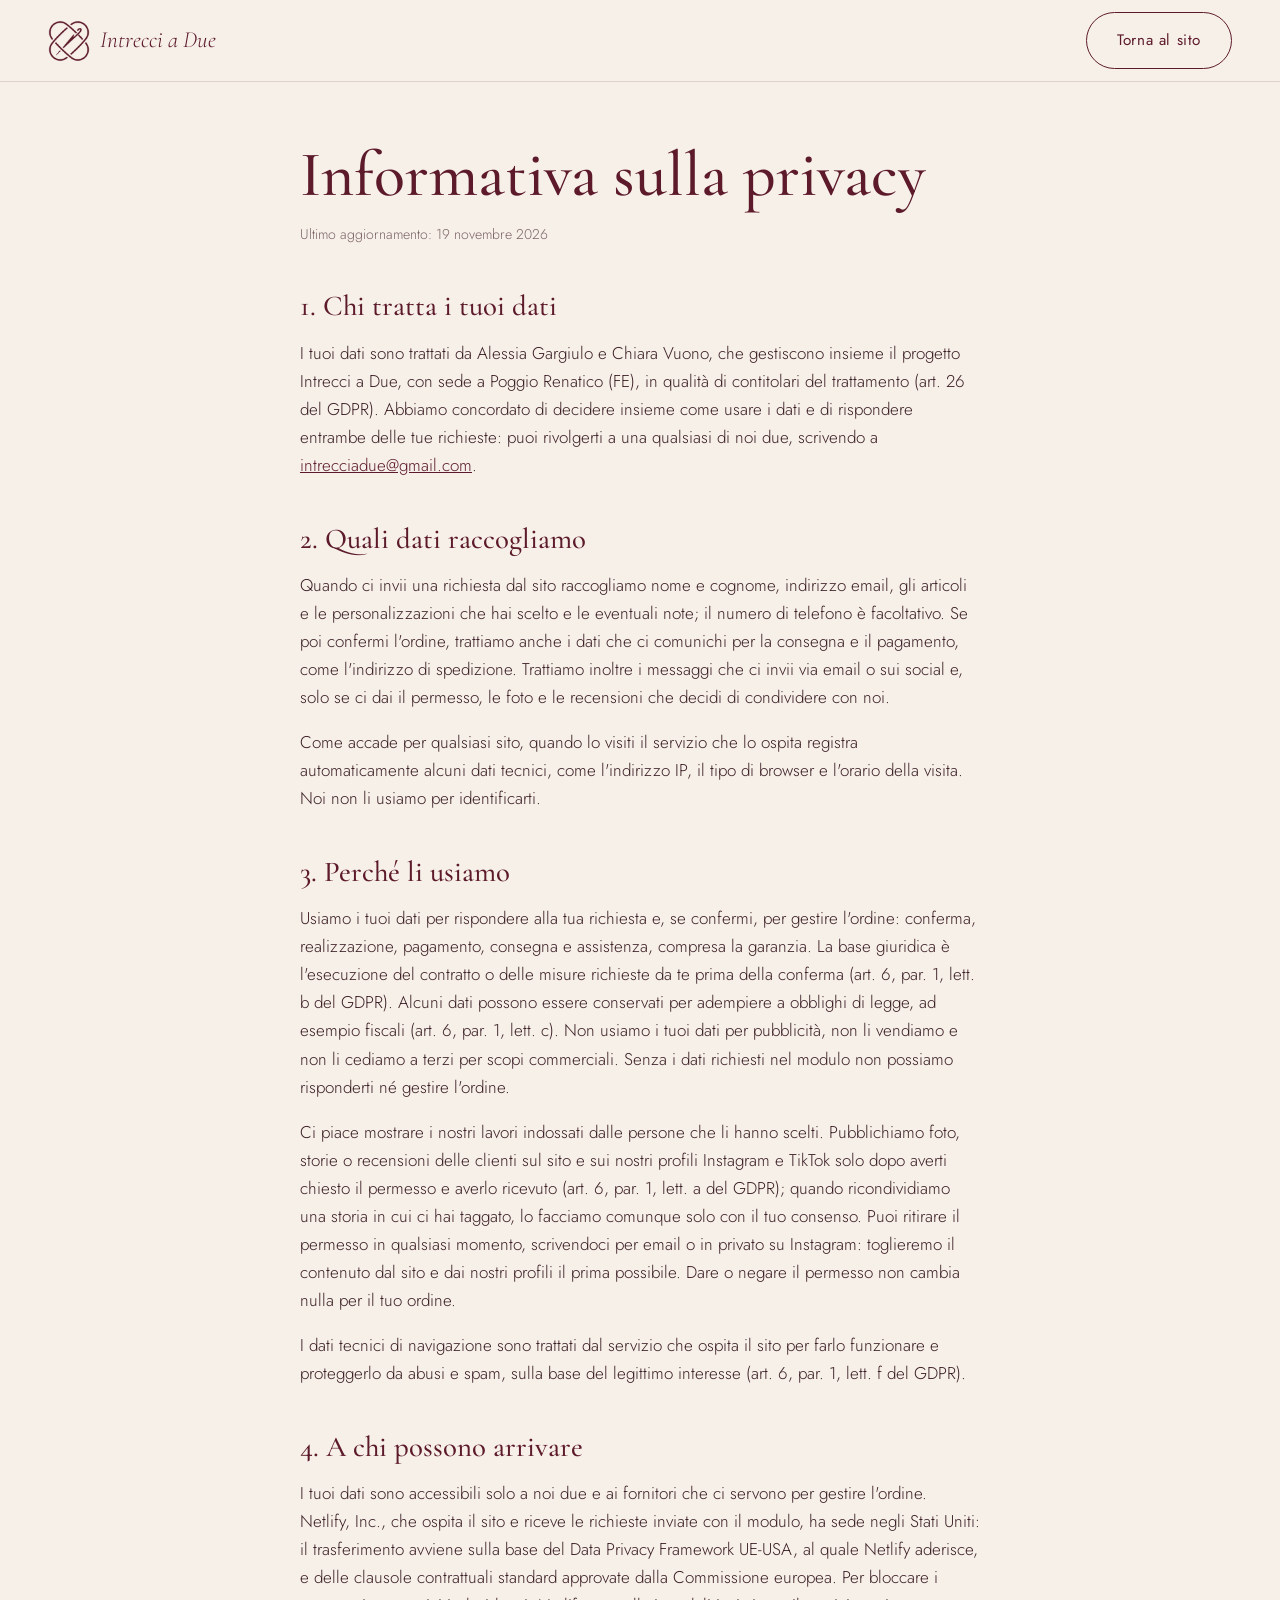
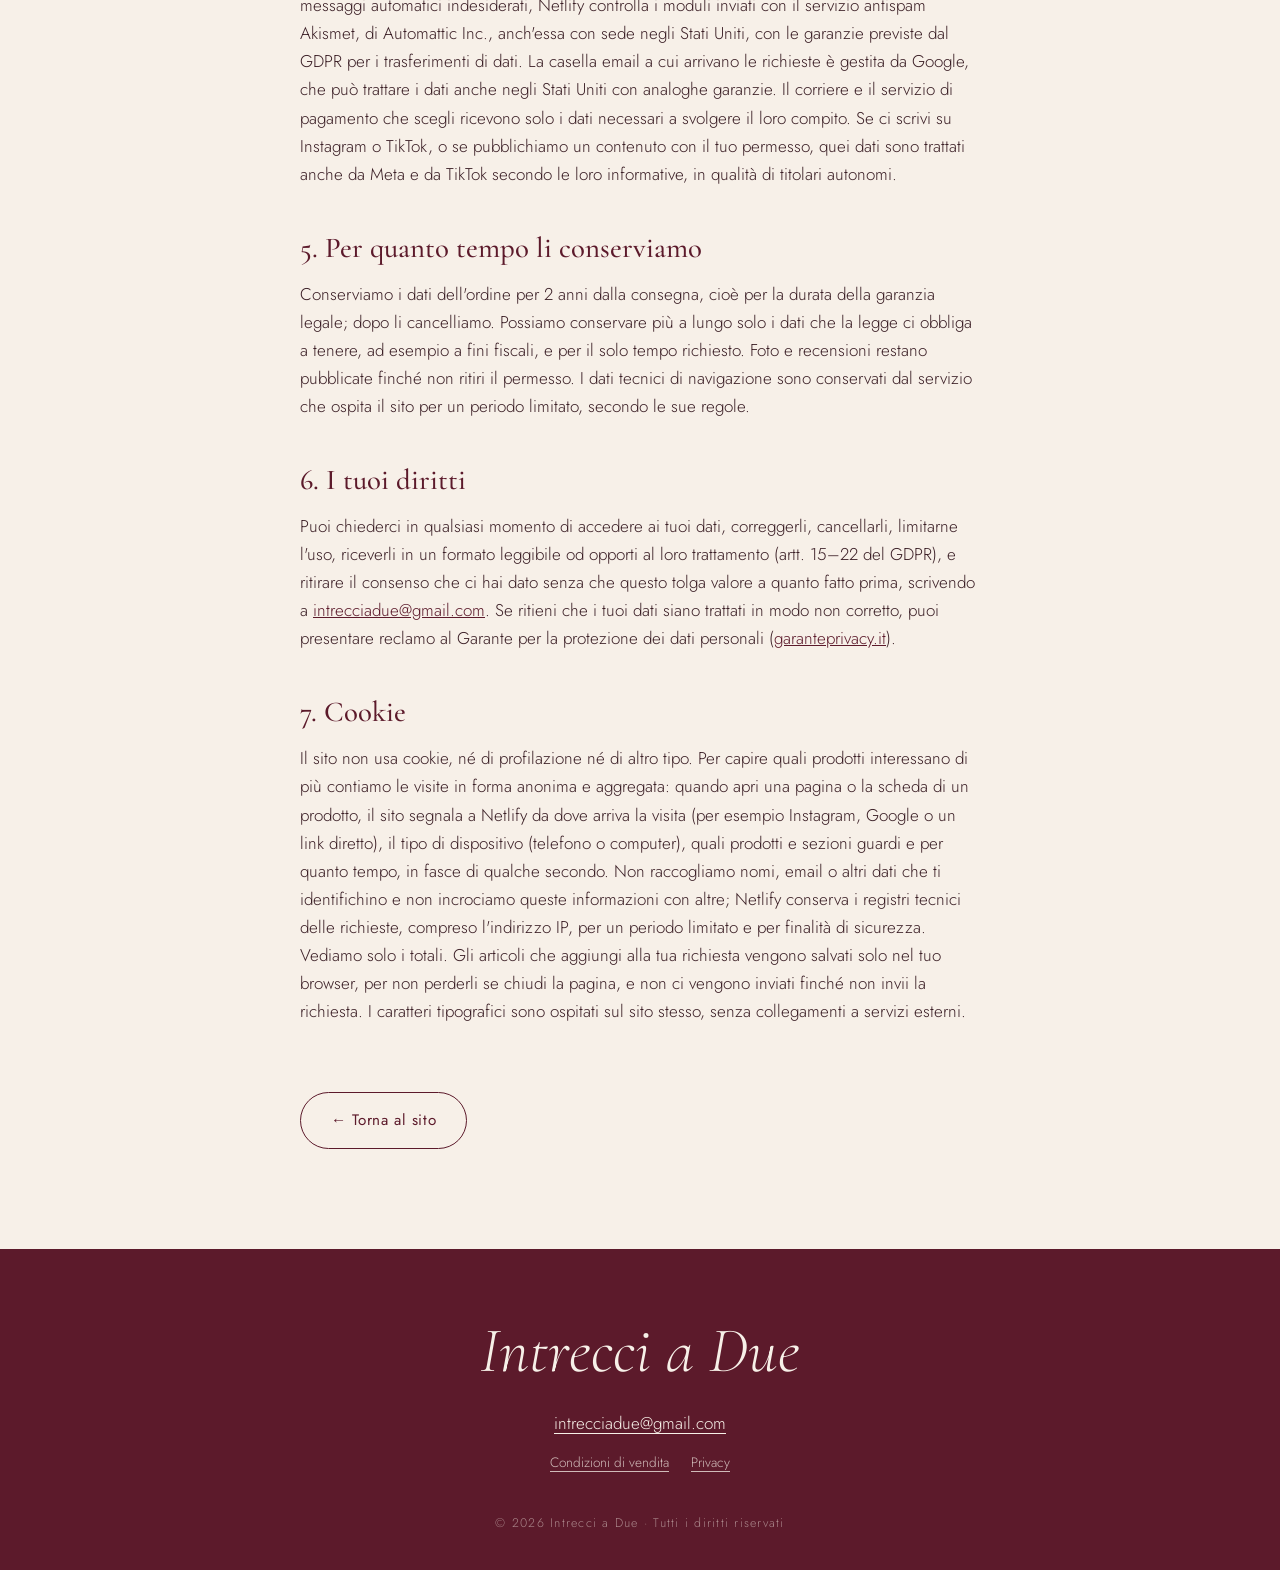
<file: privacy.html>
<!DOCTYPE html>
<html lang="it">
<head>
  <meta charset="UTF-8">
  <meta name="viewport" content="width=device-width, initial-scale=1.0">
  <title>Informativa sulla privacy · Intrecci a Due</title>
  <meta name="robots" content="noindex">
  <link rel="icon" type="image/png" href="img/favicon.png">
  <link rel="stylesheet" href="css/style.css">
</head>
<body>
  <header class="testata scorsa">
    <a href="index.html" class="logo" aria-label="Intrecci a Due, torna al sito">
      <img class="logo-segno" src="img/logo.png" width="42" height="42" alt="">
      <span class="logo-nome">Intrecci a Due</span>
    </a>
    <a href="index.html" class="bottone bottone-chiaro">Torna al sito</a>
  </header>
  <main class="documento">
    <h1>Informativa sulla privacy</h1>
    <p class="aggiornato">Ultimo aggiornamento: 19 novembre 2026</p>

    <h2>1. Chi tratta i tuoi dati</h2>
    <p>I tuoi dati sono trattati da Alessia Gargiulo e Chiara Vuono, che gestiscono insieme il progetto Intrecci a Due, con sede a Poggio Renatico (FE), in qualità di contitolari del trattamento (art. 26 del GDPR). Abbiamo concordato di decidere insieme come usare i dati e di rispondere entrambe delle tue richieste: puoi rivolgerti a una qualsiasi di noi due, scrivendo a <a href="mailto:intrecciadue@gmail.com">intrecciadue@gmail.com</a>.</p>

    <h2>2. Quali dati raccogliamo</h2>
    <p>Quando ci invii una richiesta dal sito raccogliamo nome e cognome, indirizzo email, gli articoli e le personalizzazioni che hai scelto e le eventuali note; il numero di telefono è facoltativo. Se poi confermi l'ordine, trattiamo anche i dati che ci comunichi per la consegna e il pagamento, come l'indirizzo di spedizione. Trattiamo inoltre i messaggi che ci invii via email o sui social e, solo se ci dai il permesso, le foto e le recensioni che decidi di condividere con noi.</p>
    <p>Come accade per qualsiasi sito, quando lo visiti il servizio che lo ospita registra automaticamente alcuni dati tecnici, come l'indirizzo IP, il tipo di browser e l'orario della visita. Noi non li usiamo per identificarti.</p>

    <h2>3. Perché li usiamo</h2>
    <p>Usiamo i tuoi dati per rispondere alla tua richiesta e, se confermi, per gestire l'ordine: conferma, realizzazione, pagamento, consegna e assistenza, compresa la garanzia. La base giuridica è l'esecuzione del contratto o delle misure richieste da te prima della conferma (art. 6, par. 1, lett. b del GDPR). Alcuni dati possono essere conservati per adempiere a obblighi di legge, ad esempio fiscali (art. 6, par. 1, lett. c). Non usiamo i tuoi dati per pubblicità, non li vendiamo e non li cediamo a terzi per scopi commerciali. Senza i dati richiesti nel modulo non possiamo risponderti né gestire l'ordine.</p>
    <p>Ci piace mostrare i nostri lavori indossati dalle persone che li hanno scelti. Pubblichiamo foto, storie o recensioni delle clienti sul sito e sui nostri profili Instagram e TikTok solo dopo averti chiesto il permesso e averlo ricevuto (art. 6, par. 1, lett. a del GDPR); quando ricondividiamo una storia in cui ci hai taggato, lo facciamo comunque solo con il tuo consenso. Puoi ritirare il permesso in qualsiasi momento, scrivendoci per email o in privato su Instagram: toglieremo il contenuto dal sito e dai nostri profili il prima possibile. Dare o negare il permesso non cambia nulla per il tuo ordine.</p>
    <p>I dati tecnici di navigazione sono trattati dal servizio che ospita il sito per farlo funzionare e proteggerlo da abusi e spam, sulla base del legittimo interesse (art. 6, par. 1, lett. f del GDPR).</p>

    <h2>4. A chi possono arrivare</h2>
    <p>I tuoi dati sono accessibili solo a noi due e ai fornitori che ci servono per gestire l'ordine. Netlify, Inc., che ospita il sito e riceve le richieste inviate con il modulo, ha sede negli Stati Uniti: il trasferimento avviene sulla base del Data Privacy Framework UE-USA, al quale Netlify aderisce, e delle clausole contrattuali standard approvate dalla Commissione europea. Per bloccare i messaggi automatici indesiderati, Netlify controlla i moduli inviati con il servizio antispam Akismet, di Automattic Inc., anch'essa con sede negli Stati Uniti, con le garanzie previste dal GDPR per i trasferimenti di dati. La casella email a cui arrivano le richieste è gestita da Google, che può trattare i dati anche negli Stati Uniti con analoghe garanzie. Il corriere e il servizio di pagamento che scegli ricevono solo i dati necessari a svolgere il loro compito. Se ci scrivi su Instagram o TikTok, o se pubblichiamo un contenuto con il tuo permesso, quei dati sono trattati anche da Meta e da TikTok secondo le loro informative, in qualità di titolari autonomi.</p>

    <h2>5. Per quanto tempo li conserviamo</h2>
    <p>Conserviamo i dati dell'ordine per 2 anni dalla consegna, cioè per la durata della garanzia legale; dopo li cancelliamo. Possiamo conservare più a lungo solo i dati che la legge ci obbliga a tenere, ad esempio a fini fiscali, e per il solo tempo richiesto. Foto e recensioni restano pubblicate finché non ritiri il permesso. I dati tecnici di navigazione sono conservati dal servizio che ospita il sito per un periodo limitato, secondo le sue regole.</p>

    <h2>6. I tuoi diritti</h2>
    <p>Puoi chiederci in qualsiasi momento di accedere ai tuoi dati, correggerli, cancellarli, limitarne l'uso, riceverli in un formato leggibile od opporti al loro trattamento (artt. 15–22 del GDPR), e ritirare il consenso che ci hai dato senza che questo tolga valore a quanto fatto prima, scrivendo a <a href="mailto:intrecciadue@gmail.com">intrecciadue@gmail.com</a>. Se ritieni che i tuoi dati siano trattati in modo non corretto, puoi presentare reclamo al Garante per la protezione dei dati personali (<a href="https://www.garanteprivacy.it" target="_blank" rel="noopener">garanteprivacy.it</a>).</p>

    <h2>7. Cookie</h2>
    <p>Il sito non usa cookie, né di profilazione né di altro tipo. Per capire quali prodotti interessano di più contiamo le visite in forma anonima e aggregata: quando apri una pagina o la scheda di un prodotto, il sito segnala a Netlify da dove arriva la visita (per esempio Instagram, Google o un link diretto), il tipo di dispositivo (telefono o computer), quali prodotti e sezioni guardi e per quanto tempo, in fasce di qualche secondo. Non raccogliamo nomi, email o altri dati che ti identifichino e non incrociamo queste informazioni con altre; Netlify conserva i registri tecnici delle richieste, compreso l'indirizzo IP, per un periodo limitato e per finalità di sicurezza. Vediamo solo i totali. Gli articoli che aggiungi alla tua richiesta vengono salvati solo nel tuo browser, per non perderli se chiudi la pagina, e non ci vengono inviati finché non invii la richiesta. I caratteri tipografici sono ospitati sul sito stesso, senza collegamenti a servizi esterni.</p>

    <a href="index.html" class="bottone bottone-chiaro torna">← Torna al sito</a>
  </main>
  <footer class="piede">
    <p class="piede-logo">Intrecci a Due</p>
    <p class="piede-contatto"><a href="mailto:intrecciadue@gmail.com">intrecciadue@gmail.com</a></p>
    <nav class="piede-link" aria-label="Informazioni"><a href="condizioni.html">Condizioni di vendita</a><a href="privacy.html">Privacy</a></nav>
    <p class="copyright">© 2026 Intrecci a Due · Tutti i diritti riservati</p>
  </footer>
  <script src="js/statistiche.js"></script>
</body>
</html>
</file>
<file: css/style.css>
@property --t2 { syntax: '<color>'; inherits: true; initial-value: #E8B4B8; }

/* ==========================================================================
   INTRECCI A DUE — Stile "pasticceria d'atelier"
   I colori principali si cambiano qui sotto, in :root
   ========================================================================== */

/* Caratteri ospitati sul sito stesso (nessun collegamento a server esterni) */
@font-face { font-family: "Cormorant Garamond"; src: url("../fonts/cormorant.woff") format("woff"); font-weight: 300 700; font-style: normal; font-display: swap; }
@font-face { font-family: "Cormorant Garamond"; src: url("../fonts/cormorant-corsivo.woff") format("woff"); font-weight: 300 700; font-style: italic; font-display: swap; }
@font-face { font-family: "Jost"; src: url("../fonts/jost.woff") format("woff"); font-weight: 100 900; font-style: normal; font-display: swap; }

:root {
  --panna: #F7F0E8;
  --panna-scura: #EFE4D8;
  --crema: #FBF7F2;
  --bordeaux: #5C1A2B;
  --bordeaux-chiaro: #7D3445;
  --cipria: #E8B4B8;
  --cipria-chiara: #F4DADC;
  --oro: #C9A46A;
  --testo: #3B1F26;
  --testo-tenue: #7A6266;
  --linea: rgba(92, 26, 43, .14);

  --serif: "Cormorant Garamond", Georgia, "Times New Roman", serif;
  --sans: "Jost", "Helvetica Neue", Arial, sans-serif;

  --raggio: 22px;
  --ombra: 0 18px 40px -22px rgba(92, 26, 43, .35);
  --morbido: cubic-bezier(.22, .8, .24, 1);
  --larghezza: 1180px;
}

*, *::before, *::after { box-sizing: border-box; }
[hidden] { display: none !important; }
html { scroll-behavior: smooth; scroll-padding-top: 90px; }
body {
  margin: 0;
  background: var(--panna);
  color: var(--testo);
  font-family: var(--sans);
  font-weight: 300;
  font-size: 17px;
  line-height: 1.65;
  -webkit-font-smoothing: antialiased;
  overflow-x: hidden;
}
body.bloccato { overflow: hidden; }
img { max-width: 100%; display: block; }
a { color: inherit; }
button { font: inherit; color: inherit; cursor: pointer; }
h1, h2, h3 { font-family: var(--serif); font-weight: 500; line-height: 1.08; margin: 0; color: var(--bordeaux); }
em { font-style: italic; color: var(--bordeaux-chiaro); }
::selection { background: var(--cipria); color: var(--bordeaux); }
:focus-visible { outline: 2px solid var(--bordeaux); outline-offset: 3px; border-radius: 6px; }

.salta { position: absolute; left: -999px; top: 8px; background: var(--bordeaux); color: var(--panna); padding: 8px 14px; border-radius: 999px; z-index: 200; }
.salta:focus { left: 12px; }
.nascosto { position: absolute !important; width: 1px; height: 1px; overflow: hidden; clip: rect(0 0 0 0); white-space: nowrap; }

.occhiello {
  font-family: var(--sans);
  font-size: .78rem;
  font-weight: 500;
  letter-spacing: .28em;
  text-transform: uppercase;
  color: var(--bordeaux-chiaro);
  margin: 0 0 14px;
}

/* ---------- Bottoni ---------- */
.bottone {
  display: inline-flex; align-items: center; justify-content: center; gap: 8px;
  padding: 15px 30px;
  border-radius: 999px;
  border: 1px solid var(--bordeaux);
  background: var(--bordeaux);
  color: var(--panna);
  text-decoration: none;
  font-size: .95rem;
  font-weight: 400;
  letter-spacing: .04em;
  transition: transform .45s var(--morbido), background .3s, color .3s, box-shadow .45s var(--morbido);
}
.bottone:hover { transform: translateY(-2px); box-shadow: var(--ombra); }
.bottone-chiaro { background: transparent; color: var(--bordeaux); }
.bottone-chiaro:hover { background: var(--bordeaux); color: var(--panna); }
.bottone-pieno { width: 100%; }
.bottone[disabled] { opacity: .55; pointer-events: none; }

/* ---------- Intestazione ---------- */
.testata {
  position: fixed; inset: 0 0 auto 0; z-index: 50;
  display: flex; align-items: center; justify-content: space-between;
  padding: 18px clamp(18px, 4vw, 48px);
  transition: background .4s, box-shadow .4s, padding .4s var(--morbido);
}
.testata.scorsa {
  background: rgba(247, 240, 232, .86);
  backdrop-filter: blur(14px); -webkit-backdrop-filter: blur(14px);
  box-shadow: 0 1px 0 var(--linea);
  padding-block: 12px;
}
.logo { display: flex; align-items: center; gap: 10px; text-decoration: none; }
.logo-segno { width: 42px; height: 42px; display: block; flex: none; }
.logo-nome { font-family: var(--serif); font-size: 1.45rem; font-style: italic; color: var(--bordeaux); }
.menu { display: flex; gap: clamp(18px, 2.6vw, 36px); }
.menu a {
  text-decoration: none; font-size: .88rem; letter-spacing: .14em; text-transform: uppercase;
  position: relative; padding: 4px 0;
}
.menu a::after {
  content: ""; position: absolute; left: 0; right: 0; bottom: -2px; height: 1px;
  background: var(--bordeaux); transform: scaleX(0); transform-origin: right;
  transition: transform .45s var(--morbido);
}
.menu a:hover::after { transform: scaleX(1); transform-origin: left; }
.testata-azioni { display: flex; align-items: center; gap: 8px; }
.pulsante-carrello {
  position: relative; width: 46px; height: 46px; border-radius: 50%;
  border: 1px solid var(--linea); background: var(--crema);
  display: grid; place-items: center;
  transition: transform .4s var(--morbido), background .3s;
}
.pulsante-carrello:hover { transform: scale(1.06); background: var(--cipria-chiara); }
.pulsante-carrello svg { width: 22px; height: 22px; fill: none; stroke: var(--bordeaux); stroke-width: 1.5; stroke-linejoin: round; stroke-linecap: round; }
.conta {
  position: absolute; top: -4px; right: -4px; min-width: 21px; height: 21px; padding: 0 5px;
  border-radius: 999px; background: var(--bordeaux); color: var(--panna);
  font-size: .72rem; display: grid; place-items: center; font-weight: 500;
  transform: scale(0); transition: transform .4s var(--morbido);
}
.conta.visibile { transform: scale(1); }
.conta.salta-su { animation: saltello .6s var(--morbido); }
@keyframes saltello { 0% { transform: scale(1); } 40% { transform: scale(1.45); } 100% { transform: scale(1); } }
.hamburger { display: none; width: 46px; height: 46px; border: 0; background: none; position: relative; }
.hamburger span { position: absolute; left: 12px; right: 12px; height: 1.5px; background: var(--bordeaux); transition: transform .4s var(--morbido), top .4s var(--morbido); }
.hamburger span:first-child { top: 19px; }
.hamburger span:last-child { top: 27px; }
.hamburger[aria-expanded="true"] span:first-child { top: 23px; transform: rotate(45deg); }
.hamburger[aria-expanded="true"] span:last-child { top: 23px; transform: rotate(-45deg); }

/* ---------- Sezioni generiche ---------- */
section { padding: clamp(80px, 11vw, 140px) clamp(20px, 5vw, 48px); }
section > * { max-width: var(--larghezza); margin-inline: auto; }
.intestazione-sezione { text-align: center; margin-bottom: clamp(36px, 5vw, 60px); }
.intestazione-sezione h2 { font-size: clamp(2.4rem, 5.4vw, 4.2rem); }
.sezione-sotto { max-width: 560px; margin: 18px auto 0; color: var(--testo-tenue); }
.centrato { text-align: center; margin-top: 48px; }

/* ---------- Copertina: nome del brand e foto di tutte le borse ---------- */
.copertina { padding: clamp(110px, 13vw, 150px) 0 0; text-align: center; }
.copertina > * { max-width: none; }
.copertina-nome { font-size: clamp(3.4rem, 11vw, 8.6rem); font-weight: 400; letter-spacing: -.01em; line-height: 1; padding-inline: 20px; }
.copertina-motto { margin: 14px auto 0; padding-inline: 20px; font-size: clamp(.78rem, 1.6vw, .95rem); letter-spacing: .22em; text-transform: uppercase; color: var(--testo-tenue); }
/* "multiply" fonde il bianco della foto con il color panna del sito */
.copertina-foto { width: 100%; height: auto; margin-top: clamp(10px, 2vw, 24px); mix-blend-mode: multiply;
  -webkit-mask-image: linear-gradient(to bottom, transparent 0, #000 9%, #000 86%, transparent 100%);
  mask-image: linear-gradient(to bottom, transparent 0, #000 9%, #000 86%, transparent 100%); }
.copertina + .apertura { min-height: auto; padding-top: clamp(50px, 8vw, 100px); }

/* ---------- Apertura ---------- */
.apertura {
  min-height: 100svh;
  display: grid; grid-template-columns: 1.05fr 1fr; align-items: center; gap: clamp(24px, 5vw, 70px);
  padding-top: 120px;
  max-width: calc(var(--larghezza) + 96px); margin: 0 auto;
}
.apertura > * { margin: 0; max-width: none; }
.apertura-sotto { max-width: 560px; font-family: var(--serif); font-size: clamp(1.9rem, 3.6vw, 2.9rem); line-height: 1.15; color: var(--bordeaux); margin: 18px 0 36px; }
.apertura-azioni { display: flex; flex-wrap: wrap; gap: 14px; }
.apertura-tempi { display: flex; align-items: center; gap: 10px; margin: 26px 0 0; font-family: var(--serif); font-style: italic; font-size: 1.15rem; color: var(--bordeaux-chiaro); }
.apertura-tempi svg { width: 20px; height: 20px; flex: none; fill: none; stroke: currentColor; stroke-width: 1.6; stroke-linecap: round; }
/* Foto in apertura: forma ad arco, come una vetrina di pasticceria */
.apertura-figura { position: relative; margin: 0; width: 100%; max-width: 460px; justify-self: center; }
.apertura-figura img { display: block; width: 100%; height: auto; aspect-ratio: 4 / 5; object-fit: cover; object-position: 50% 60%;
  border-radius: 999px 999px var(--raggio) var(--raggio); box-shadow: var(--ombra); }
.apertura-figura figcaption { position: absolute; left: 50%; bottom: -18px; transform: translateX(-50%); white-space: nowrap;
  background: var(--crema); box-shadow: var(--ombra); border-radius: 999px; padding: 8px 22px;
  font-family: var(--serif); font-size: 1.25rem; color: var(--bordeaux); }

@keyframes ruota-piano { 0%, 100% { transform: rotate(-6deg); } 50% { transform: rotate(6deg); } }

/* ---------- Nastro ---------- */
.nastro { background: var(--bordeaux); color: var(--panna); overflow: hidden; padding: 16px 0; transform: rotate(-1.2deg); margin: 10px -10px 0; }
.nastro-scorre { display: flex; gap: 28px; width: max-content; animation: scorri 32s linear infinite; font-family: var(--serif); font-style: italic; font-size: 1.5rem; white-space: nowrap; }
.nastro-scorre span:nth-child(even) { color: var(--cipria); font-style: normal; }
@keyframes scorri { to { transform: translateX(-50%); } }

/* ---------- Passi ---------- */
.passi { padding-block: clamp(70px, 9vw, 110px) 40px; }
.passi ol { list-style: none; padding: 0; display: grid; grid-template-columns: repeat(3, 1fr); gap: clamp(20px, 3vw, 40px); }
.passi li { text-align: center; padding: 10px 18px; }
.passo-num {
  display: inline-grid; place-items: center; width: 56px; height: 56px; border-radius: 50%;
  border: 1px solid var(--bordeaux); font-family: var(--serif); font-style: italic; font-size: 1.6rem; color: var(--bordeaux);
  margin-bottom: 16px;
}
.passi h3 { font-size: 1.9rem; margin-bottom: 8px; }
.passi p { margin: 0; color: var(--testo-tenue); }

/* ---------- Garanzie ---------- */
.garanzie { padding-top: 0; }
.garanzie ul { list-style: none; padding: 0; display: grid; grid-template-columns: repeat(4, 1fr); gap: 14px; }
.garanzie li { display: flex; align-items: center; gap: 14px; padding: 18px 20px; border: 1px solid var(--linea); border-radius: 20px; background: var(--crema); }
.garanzie svg { flex: none; width: 30px; height: 30px; fill: none; stroke: var(--bordeaux); stroke-width: 1.4; stroke-linecap: round; stroke-linejoin: round; }
.garanzie strong { display: block; font-weight: 500; font-size: .92rem; color: var(--bordeaux); line-height: 1.3; }
.garanzie span { display: block; font-size: .8rem; color: var(--testo-tenue); line-height: 1.4; }
.garanzie a { color: var(--testo-tenue); }

/* ---------- Vetrina ---------- */
.vetrina { background: var(--crema); border-radius: 48px 48px 0 0; }
.filtri { display: flex; flex-wrap: wrap; justify-content: center; gap: 10px; margin-bottom: 18px; }
.filtro {
  border: 1px solid var(--linea); background: transparent; border-radius: 999px;
  padding: 10px 22px; font-size: .88rem; letter-spacing: .06em;
  transition: background .35s, color .35s, border-color .35s;
}
.filtro:hover { border-color: var(--bordeaux); }
.filtro[aria-selected="true"] { background: var(--bordeaux); color: var(--panna); border-color: var(--bordeaux); }
.intro-categoria { text-align: center; color: var(--testo-tenue); max-width: 560px; min-height: 3.3em; margin-bottom: 36px; transition: opacity .35s; }
.griglia { display: grid; grid-template-columns: repeat(auto-fill, minmax(250px, 1fr)); gap: clamp(18px, 2.4vw, 32px); }

.prodotto {
  background: transparent; border: 0; padding: 0; text-align: left;
  display: flex; flex-direction: column; gap: 14px;
  animation: entra .7s var(--morbido) both;
}
@keyframes entra { from { opacity: 0; transform: translateY(26px); } to { opacity: 1; transform: none; } }
.prodotto-figura {
  position: relative; aspect-ratio: 4 / 5; border-radius: var(--raggio); overflow: hidden;
  transition: transform .7s var(--morbido), box-shadow .7s var(--morbido);
}
.prodotto:hover .prodotto-figura { transform: translateY(-6px); box-shadow: var(--ombra); }
.prodotto-figura img { width: 100%; height: 100%; object-fit: cover; transition: transform 1.1s var(--morbido); }
.prodotto:hover .prodotto-figura img { transform: scale(1.06); }
.prodotto-figura .scopri {
  position: absolute; left: 50%; bottom: 18px; transform: translate(-50%, 12px); opacity: 0;
  background: var(--crema); color: var(--bordeaux); border-radius: 999px; padding: 9px 20px;
  font-size: .82rem; letter-spacing: .08em; white-space: nowrap;
  transition: opacity .45s, transform .45s var(--morbido);
}
.prodotto:hover .scopri, .prodotto:focus-visible .scopri { opacity: 1; transform: translate(-50%, 0); }
.prodotto-nome { font-family: var(--serif); font-size: 1.55rem; color: var(--bordeaux); line-height: 1.1; }
.prodotto-prezzo { font-size: .92rem; color: var(--testo-tenue); letter-spacing: .04em; }

/* Segnaposto finché non ci sono foto: un "dolce" disegnato con il CSS */
.segnaposto {
  position: absolute; inset: 0; transition: --t2 .5s;
  background:
    radial-gradient(circle at 50% 46%, var(--t2) 0 31%, transparent 31.4%),
    radial-gradient(circle at 50% 46%, var(--t1) 0 37%, transparent 37.4%),
    radial-gradient(circle, rgba(92,26,43,.07) 1.4px, transparent 1.6px) 0 0 / 13px 13px,
    var(--t1);
  display: grid; place-items: center;
}
.segnaposto span {
  position: relative; z-index: 1; margin-top: -8%;
  font-family: var(--serif); font-style: italic; font-size: clamp(2.6rem, 5vw, 3.6rem); color: var(--crema);
  text-shadow: 0 2px 14px rgba(0,0,0,.12);
}

/* ---------- Natale ---------- */
.natale { background: var(--bordeaux); color: var(--panna); position: relative; overflow: hidden; }
.natale h2, .natale em { color: var(--panna); }
.natale em { color: var(--cipria); }
.natale .occhiello { color: var(--cipria); }
.natale .sezione-sotto { color: rgba(247, 240, 232, .75); }
.natale .bottone-chiaro { color: var(--panna); border-color: var(--panna); }
.natale .bottone-chiaro:hover { background: var(--panna); color: var(--bordeaux); }
.natale-fiocchi {
  position: absolute; inset: 0; max-width: none; pointer-events: none; opacity: .5;
  background-image:
    radial-gradient(circle, rgba(255,255,255,.55) 1.5px, transparent 2px),
    radial-gradient(circle, rgba(255,255,255,.35) 1px, transparent 1.5px);
  background-size: 120px 120px, 70px 70px;
  background-position: 0 0, 35px 50px;
  animation: nevica 22s linear infinite;
}
@keyframes nevica { to { background-position: 0 600px, 35px 470px; } }
.natale-griglia { position: relative; display: grid; grid-template-columns: repeat(4, 1fr); gap: clamp(16px, 2.4vw, 30px); }
.decorazione { text-align: center; background: transparent; border: 0; padding: 0; color: inherit; font: inherit; cursor: pointer; }
.decorazione-scegli {
  display: inline-block; margin-top: 12px; padding: 7px 18px; border: 1px solid rgba(247, 240, 232, .5); border-radius: 999px;
  color: var(--panna); font-size: .78rem; letter-spacing: .14em; text-transform: uppercase; transition: background .3s, color .3s;
}
.decorazione:hover .decorazione-scegli, .decorazione:focus-visible .decorazione-scegli { background: var(--panna); color: var(--bordeaux); }
.decorazione .prodotto-figura { aspect-ratio: 1; border-radius: 50%; margin-bottom: 16px; transition: transform .8s var(--morbido); }
.decorazione:hover .prodotto-figura { transform: rotate(-4deg) scale(1.03); }
.decorazione h3 { color: var(--panna); font-size: 1.45rem; }
.decorazione p { margin: 4px 0 0; font-size: .85rem; color: rgba(247, 240, 232, .7); letter-spacing: .06em; }
.decorazione .decorazione-disponibili { color: var(--cipria); font-weight: 500; }
.decorazione .decorazione-disponibili.esaurita { color: rgba(247, 240, 232, .5); }

/* ---------- Cestini regalo ---------- */
.cestini { background: var(--panna-scura); }
.cestini-griglia { display: grid; grid-template-columns: repeat(auto-fit, minmax(240px, 300px)); justify-content: center; gap: clamp(18px, 2.4vw, 32px); }
.cestino-testo { margin: 6px 0 0; font-size: .92rem; color: var(--testo-tenue); }
.cestini-nota { text-align: center; margin-top: 34px; font-family: var(--serif); font-style: italic; font-size: 1.25rem; color: var(--bordeaux); }

/* ---------- Chi siamo ---------- */
.chi-siamo { display: grid; grid-template-columns: 1fr 1fr; gap: clamp(36px, 6vw, 90px); align-items: center; max-width: calc(var(--larghezza) + 96px); margin: 0 auto; }
.chi-siamo > * { margin: 0; max-width: none; }
.chi-siamo h2 { font-size: clamp(2.4rem, 5vw, 3.9rem); margin-bottom: 26px; }
.chi-testo p { color: var(--testo-tenue); }
.firma { font-family: var(--serif); font-style: italic; font-size: 1.7rem; color: var(--bordeaux) !important; margin-top: 26px; }
.chi-figura { position: relative; aspect-ratio: 1 / 1.15; }
.cornice {
  position: absolute; width: 54%; aspect-ratio: 3 / 4; border-radius: 999px 999px 26px 26px; overflow: hidden;
  display: flex; align-items: flex-end; justify-content: center; padding-bottom: 22px;
  box-shadow: var(--ombra);
  background:
    radial-gradient(circle, rgba(92,26,43,.08) 1.4px, transparent 1.6px) 0 0 / 13px 13px,
    var(--c);
}
.cornice span { font-family: var(--serif); font-style: italic; font-size: 1.6rem; color: var(--bordeaux); background: var(--crema); padding: 4px 18px; border-radius: 999px; }
.cornice-a { --c: var(--cipria-chiara); left: 0; top: 0; transform: rotate(-4deg); }
.cornice-b { --c: var(--panna-scura); right: 0; bottom: 0; transform: rotate(4deg); }
.cornice img { position: absolute; inset: 0; width: 100%; height: 100%; object-fit: cover; }
.cornice-unica { --c: var(--panna-scura); position: relative; width: 82%; margin: 0 auto; transform: rotate(-2deg); }
.chi-figura:has(.cornice-unica) { aspect-ratio: auto; }

/* Polaroid del banco */
.mercatini-corpo { display: grid; grid-template-columns: minmax(180px, 260px) 1fr; gap: clamp(26px, 5vw, 60px); align-items: center; max-width: 960px; }
.mercatini-corpo .evento { max-width: none; }
.polaroid { margin: 0; }
.polaroid img { width: 100%; height: auto; display: block; border-radius: 4px; box-shadow: var(--ombra); transform: rotate(-3deg); }

/* ---------- Mercatini ---------- */
.mercatini { background: var(--cipria-chiara); }
.evento {
  display: grid; grid-template-columns: auto 1fr; gap: clamp(22px, 4vw, 54px); align-items: center;
  max-width: 860px; background: var(--crema); border-radius: 32px; padding: clamp(26px, 4vw, 48px);
  box-shadow: var(--ombra);
}
.evento-data {
  display: flex; flex-direction: column; align-items: center; justify-content: center;
  width: 150px; height: 150px; border-radius: 50%; background: var(--bordeaux); color: var(--panna);
  text-align: center; line-height: 1;
}
.evento-data .giorno { font-family: var(--serif); font-size: 3.6rem; }
.evento-data .mese { font-size: .76rem; letter-spacing: .24em; text-transform: uppercase; margin-top: 4px; }
.evento-data .anno { font-size: .76rem; letter-spacing: .18em; opacity: .7; margin-top: 4px; }
.evento h3 { font-size: clamp(1.7rem, 3vw, 2.3rem); }
.luogo { font-size: .82rem; letter-spacing: .2em; text-transform: uppercase; color: var(--bordeaux-chiaro); margin: 8px 0 12px; }
.evento-info p:last-child { margin: 0; color: var(--testo-tenue); }
.evento-nota { text-align: center; margin-top: 32px; color: var(--testo-tenue); }

/* ---------- Recensioni ---------- */
.recensioni-griglia { display: grid; grid-template-columns: repeat(auto-fill, minmax(260px, 1fr)); gap: 26px; }
.recensione { background: var(--crema); border-radius: var(--raggio); overflow: hidden; box-shadow: 0 1px 0 var(--linea); }
.recensione img { aspect-ratio: 1; object-fit: cover; width: 100%; }
.recensione-testo { padding: 22px 24px 26px; }
.recensione-testo blockquote { margin: 0 0 14px; font-family: var(--serif); font-style: italic; font-size: 1.25rem; color: var(--bordeaux); line-height: 1.35; }
.recensione-testo p { margin: 0; font-size: .85rem; letter-spacing: .08em; color: var(--testo-tenue); }
.recensioni-invito {
  grid-column: 1 / -1; text-align: center; max-width: 640px; margin: 0 auto;
  border: 1px dashed var(--bordeaux-chiaro); border-radius: 32px; padding: clamp(32px, 5vw, 56px);
}
.recensioni-invito p { color: var(--testo-tenue); margin: 0 0 24px; }
.recensioni-invito .grande { font-family: var(--serif); font-style: italic; font-size: 1.6rem; color: var(--bordeaux); margin-bottom: 12px; }

/* ---------- Domande ---------- */
.domande { background: var(--crema); }
.fisarmonica { max-width: 780px; }
.fisarmonica details { border-bottom: 1px solid var(--linea); }
.fisarmonica summary {
  list-style: none; cursor: pointer; padding: 24px 46px 24px 0; position: relative;
  font-family: var(--serif); font-size: 1.45rem; color: var(--bordeaux);
}
.fisarmonica summary::-webkit-details-marker { display: none; }
.fisarmonica summary::after {
  content: "+"; position: absolute; right: 6px; top: 50%; transform: translateY(-50%);
  font-family: var(--sans); font-weight: 300; font-size: 1.6rem; transition: transform .4s var(--morbido);
}
.fisarmonica details[open] summary::after { transform: translateY(-50%) rotate(45deg); }
.fisarmonica details p { margin: 0 0 24px; color: var(--testo-tenue); animation: entra .5s var(--morbido); }

/* ---------- Piè di pagina ---------- */
.piede { background: var(--bordeaux); color: var(--panna); text-align: center; padding: 70px 20px 36px; }
.piede-logo { font-family: var(--serif); font-style: italic; font-size: clamp(2.4rem, 6vw, 4rem); margin: 0; line-height: 1; }
.piede-sotto { margin: 10px 0 26px; color: rgba(247, 240, 232, .7); letter-spacing: .06em; }
.social { display: flex; justify-content: center; gap: 14px; }
.social a { width: 48px; height: 48px; border-radius: 50%; border: 1px solid rgba(247, 240, 232, .35); display: grid; place-items: center; transition: background .3s, transform .4s var(--morbido); }
.social a:hover { background: var(--cipria); transform: translateY(-3px); }
.social a:hover svg { stroke: var(--bordeaux); }
.social a:hover .pieno { fill: var(--bordeaux); }
.social svg { width: 22px; height: 22px; fill: none; stroke: var(--panna); stroke-width: 1.5; stroke-linecap: round; }
.social .pieno { fill: var(--panna); stroke: none; }
.piede-contatto { margin: 26px 0 0; }
.piede-contatto a, .piede-link a { color: var(--panna); text-underline-offset: 4px; }
.piede-link { display: flex; justify-content: center; gap: 22px; margin-top: 14px; font-size: .85rem; }
.piede-link a { color: rgba(247, 240, 232, .75); }
.fisarmonica a { color: var(--bordeaux); }
.consenso a { color: var(--bordeaux); }
.modulo select {
  font: inherit; font-size: 1rem; letter-spacing: 0; text-transform: none; color: var(--testo);
  border: 1px solid var(--linea); border-radius: 14px; padding: 12px 14px; background: var(--panna);
  appearance: none; -webkit-appearance: none;
  background-image: linear-gradient(45deg, transparent 50%, var(--bordeaux) 50%), linear-gradient(135deg, var(--bordeaux) 50%, transparent 50%);
  background-position: calc(100% - 20px) 50%, calc(100% - 15px) 50%; background-size: 5px 5px; background-repeat: no-repeat;
}
.copyright { margin: 40px 0 0; font-size: .78rem; letter-spacing: .1em; color: rgba(247, 240, 232, .5); }

/* ---------- Veli, scheda e carrello ---------- */
.velo { position: fixed; inset: 0; background: rgba(59, 31, 38, .42); backdrop-filter: blur(3px); -webkit-backdrop-filter: blur(3px); z-index: 80; opacity: 0; transition: opacity .45s; }
.velo.aperto { opacity: 1; }
.chiudi { position: absolute; top: 14px; right: 14px; width: 42px; height: 42px; border-radius: 50%; border: 1px solid var(--linea); background: var(--crema); font-size: 1.5rem; line-height: 1; z-index: 2; transition: transform .4s var(--morbido); }
.chiudi:hover { transform: rotate(90deg); }

.scheda {
  position: fixed; z-index: 90; left: 50%; top: 50%;
  width: min(940px, calc(100vw - 32px)); max-height: calc(100svh - 40px); overflow: auto;
  background: var(--crema); border-radius: 30px;
  display: grid; grid-template-columns: 1fr 1.1fr;
  transform: translate(-50%, -46%) scale(.97); opacity: 0;
  transition: transform .55s var(--morbido), opacity .4s;
}
.scheda.aperto { transform: translate(-50%, -50%) scale(1); opacity: 1; }
.scheda-figura { position: relative; min-height: 460px; overflow: hidden; border-radius: 30px 0 0 30px; }
.scheda-figura img { position: absolute; inset: 0; width: 100%; height: 100%; object-fit: cover; }
.scheda-corpo { padding: clamp(26px, 4vw, 44px); display: flex; flex-direction: column; }
.scheda-corpo h3 { font-size: clamp(2rem, 4vw, 2.8rem); margin-bottom: 22px; padding-right: 40px; }
.gruppo { border: 0; padding: 0; margin: 0 0 20px; }
.gruppo legend { font-size: .76rem; letter-spacing: .2em; text-transform: uppercase; color: var(--testo-tenue); margin-bottom: 10px; padding: 0; }
.scelte { display: flex; flex-wrap: wrap; gap: 8px; }
.scelta input { position: absolute; opacity: 0; pointer-events: none; }
.scelta span {
  display: inline-block; border: 1px solid var(--linea); border-radius: 999px; padding: 8px 16px; font-size: .88rem;
  transition: background .3s, color .3s, border-color .3s; cursor: pointer;
}
.scelta span small { opacity: .7; margin-left: 4px; }
.scelta input:checked + span { background: var(--bordeaux); color: var(--panna); border-color: var(--bordeaux); }
.scelta input:focus-visible + span { outline: 2px solid var(--bordeaux); outline-offset: 2px; }
.campioni { display: flex; flex-wrap: wrap; gap: 10px; }
.campione input { position: absolute; opacity: 0; pointer-events: none; }
.campione span {
  display: block; width: 34px; height: 34px; border-radius: 50%; background: var(--col);
  box-shadow: inset 0 0 0 1px rgba(0,0,0,.08); cursor: pointer; position: relative;
  transition: transform .35s var(--morbido);
}
.campione span:hover { transform: scale(1.12); }
.campione input:checked + span { box-shadow: 0 0 0 2px var(--crema), 0 0 0 3.5px var(--bordeaux); }
.campione input:focus-visible + span { outline: 2px solid var(--bordeaux); outline-offset: 4px; }
.nome-colore { font-size: .85rem; color: var(--testo-tenue); margin: 8px 0 0; min-height: 1.4em; }
.campo-testo { width: 100%; margin-top: 10px; }
.scheda-piede { position: sticky; bottom: 0; background: var(--crema); margin-top: auto; padding: 18px 0 4px; border-top: 1px solid var(--linea); display: flex; align-items: center; justify-content: space-between; gap: 16px; flex-wrap: wrap; }
.scheda-prezzo { margin: 0; font-family: var(--serif); font-size: 2.2rem; color: var(--bordeaux); }
.scheda-nota { margin: 0; flex: 1 1 220px; font-size: .9rem; line-height: 1.45; color: var(--testo-tenue); }
.scelta small { white-space: nowrap; }

.carrello {
  position: fixed; z-index: 95; top: 0; right: 0; bottom: 0;
  width: min(440px, 100vw); background: var(--crema);
  transform: translateX(100%); visibility: hidden;
  transition: transform .6s var(--morbido), visibility 0s .6s;
  display: flex; flex-direction: column; overflow: hidden;
  box-shadow: -20px 0 60px -30px rgba(59, 31, 38, .5);
}
.carrello.aperto { transform: none; visibility: visible; transition: transform .6s var(--morbido); }
.carrello-testa { padding: 26px 28px 18px; border-bottom: 1px solid var(--linea); position: relative; }
.carrello-testa h3 { font-size: 2rem; }
.carrello-testa .chiudi { top: 22px; right: 22px; }
.carrello-passo { flex: 1; overflow: auto; padding: 20px 28px 28px; display: flex; flex-direction: column; }
.carrello-passo[hidden] { display: none; }
.carrello-lista { list-style: none; margin: 0; padding: 0; }
.voce { display: grid; grid-template-columns: 70px 1fr auto; gap: 14px; padding: 16px 0; border-bottom: 1px solid var(--linea); animation: entra .5s var(--morbido); }
.voce-figura { position: relative; width: 70px; height: 84px; border-radius: 14px; overflow: hidden; }
.voce-figura img { width: 100%; height: 100%; object-fit: cover; }
.voce-figura .segnaposto span { font-size: 1.5rem; margin: 0; }
.voce h4 { margin: 0; font-family: var(--serif); font-size: 1.25rem; font-weight: 500; color: var(--bordeaux); line-height: 1.15; }
.voce-dettagli { margin: 4px 0 8px; font-size: .8rem; color: var(--testo-tenue); line-height: 1.45; }
.quantita { display: inline-flex; align-items: center; border: 1px solid var(--linea); border-radius: 999px; }
.quantita button { width: 30px; height: 30px; border: 0; background: none; font-size: 1rem; }
.quantita span { min-width: 22px; text-align: center; font-size: .9rem; }
.quantita-scheda button { width: 40px; height: 40px; font-size: 1.15rem; cursor: pointer; }
.quantita-scheda span { min-width: 30px; font-size: 1rem; }
.voce-destra { display: flex; flex-direction: column; align-items: flex-end; justify-content: space-between; }
.voce-prezzo { font-family: var(--serif); font-size: 1.25rem; color: var(--bordeaux); }
.togli { border: 0; background: none; font-size: .78rem; color: var(--testo-tenue); text-decoration: underline; text-underline-offset: 3px; padding: 0; }
.carrello-vuoto { text-align: center; margin: auto 0; color: var(--testo-tenue); }
.carrello-totale { margin-top: auto; padding-top: 22px; }
.carrello-totale > p.riga-totale { display: flex; justify-content: space-between; align-items: baseline; margin: 0; font-size: .85rem; letter-spacing: .18em; text-transform: uppercase; }
.carrello-totale strong { font-family: var(--serif); font-size: 2.1rem; font-weight: 500; color: var(--bordeaux); letter-spacing: 0; }
.nota { font-size: .82rem; color: var(--testo-tenue); margin: 6px 0 16px; text-align: center; }
.indietro { border: 0; background: none; padding: 0; margin-bottom: 18px; font-size: .88rem; color: var(--testo-tenue); align-self: flex-start; }

.modulo { display: flex; flex-direction: column; gap: 14px; }
.modulo label { display: flex; flex-direction: column; gap: 6px; font-size: .8rem; letter-spacing: .12em; text-transform: uppercase; color: var(--testo-tenue); }
.facoltativo { text-transform: none; letter-spacing: 0; }
.modulo input[type="text"], .modulo input[type="email"], .modulo input[type="tel"], .modulo textarea, .campo-testo {
  font: inherit; font-size: 1rem; letter-spacing: 0; text-transform: none; color: var(--testo);
  border: 1px solid var(--linea); border-radius: 14px; padding: 12px 14px; background: var(--panna);
  transition: border-color .3s, background .3s;
}
.modulo input:focus, .modulo textarea:focus, .campo-testo:focus { outline: none; border-color: var(--bordeaux); background: #fff; }
.modulo .consenso { flex-direction: row; align-items: flex-start; gap: 10px; text-transform: none; letter-spacing: 0; font-size: .85rem; }
.consenso input { margin-top: 4px; accent-color: var(--bordeaux); }

.grazie { text-align: center; justify-content: center; }
.grazie h3 { font-size: 2.6rem; margin-bottom: 12px; }
.grazie p { color: var(--testo-tenue); }
.grazie-segno { font-size: 2.6rem; color: var(--cipria); margin: 0; animation: ruota-piano 6s ease-in-out infinite; }

.avviso {
  position: fixed; left: 50%; top: 84px; z-index: 120;
  transform: translate(-50%, -30px); opacity: 0;
  background: var(--bordeaux); color: var(--panna); padding: 13px 24px; border-radius: 999px; font-size: .92rem;
  box-shadow: var(--ombra); transition: transform .55s var(--morbido), opacity .4s; white-space: nowrap;
}
.avviso.visibile { transform: translate(-50%, 0); opacity: 1; }

/* ---------- Comparsa allo scorrimento ---------- */
.rivela { opacity: 0; transform: translateY(28px); transition: opacity 1s var(--morbido), transform 1s var(--morbido); transition-delay: var(--ritardo, 0s); }
.rivela.visto { opacity: 1; transform: none; }
.no-js .rivela { opacity: 1; transform: none; }

/* ---------- Telefono e tablet ---------- */
@media (max-width: 900px) {
  .menu {
    position: fixed; inset: 0; z-index: -1;
    flex-direction: column; align-items: center; justify-content: center; gap: 26px;
    background: var(--panna);
    clip-path: circle(0 at calc(100% - 44px) 40px);
    transition: clip-path .7s var(--morbido);
  }
  .menu.aperto { clip-path: circle(150% at calc(100% - 44px) 40px); }
  .menu a { font-family: var(--serif); font-size: 2.2rem; letter-spacing: 0; text-transform: none; font-style: italic; color: var(--bordeaux); }
  .hamburger { display: block; }
  .apertura { grid-template-columns: 1fr; text-align: center; padding-top: 110px; min-height: auto; }
  .copertina-foto { height: 270px; object-fit: cover; object-position: 50% 30%; }
  .copertina-motto { letter-spacing: .08em; font-size: .7rem; }
  .apertura-sotto { margin-inline: auto; }
  .apertura-azioni { justify-content: center; }
  .apertura-figura { order: -1; max-width: 300px; margin: 0 auto 18px; }
  .apertura-tempi { justify-content: center; text-align: left; font-size: 1.05rem; max-width: 320px; margin-inline: auto; }
  .passi ol { grid-template-columns: 1fr; gap: 34px; }
  .garanzie ul { grid-template-columns: repeat(2, 1fr); }
  .natale-griglia { grid-template-columns: repeat(2, 1fr); }
  .chi-siamo { grid-template-columns: 1fr; }
  .chi-figura { max-width: 420px; width: 100%; margin: 0 auto; }
  .scheda { grid-template-columns: 1fr; top: auto; bottom: 0; left: 0; width: 100%; max-height: 92svh; border-radius: 30px 30px 0 0; transform: translateY(100%); }
  .scheda.aperto { transform: none; }
  .scheda-figura { aspect-ratio: 16 / 10; min-height: 0; border-radius: 0; }
}
@media (max-width: 560px) {
  body { font-size: 16px; }
  .logo-nome { font-size: 1.25rem; }
  .griglia { grid-template-columns: repeat(2, 1fr); gap: 14px; }
  .prodotto-nome { font-size: 1.2rem; }
  .prodotto-prezzo { font-size: .82rem; }
  .prodotto .scopri { display: none; }
  .evento { grid-template-columns: 1fr; text-align: center; }
  .mercatini-corpo { grid-template-columns: 1fr; }
  .polaroid { max-width: 220px; margin: 0 auto; }
  .garanzie ul { grid-template-columns: 1fr; }
  .evento-data { margin: 0 auto; width: 124px; height: 124px; }
  .evento-data .giorno { font-size: 3rem; }
  .nastro-scorre { font-size: 1.2rem; }
  .vetrina { border-radius: 30px 30px 0 0; }
}

/* ---------- Chi preferisce meno movimento ---------- */
@media (prefers-reduced-motion: reduce) {
  *, *::before, *::after { animation-duration: .01ms !important; animation-iteration-count: 1 !important; transition-duration: .01ms !important; scroll-behavior: auto !important; }
  .rivela { opacity: 1; transform: none; }
}

/* ---------- Pagine di testo (condizioni, privacy) ---------- */
.documento { max-width: 760px; margin: 0 auto; padding: 140px clamp(20px, 5vw, 40px) 100px; }
.documento h1 { font-size: clamp(2.6rem, 6vw, 4rem); margin-bottom: 10px; }
.documento .aggiornato { color: var(--testo-tenue); font-size: .88rem; margin-bottom: 44px; }
.documento h2 { font-size: 1.8rem; margin: 44px 0 12px; }
.documento p, .documento li { color: var(--testo); }
.documento ul { padding-left: 1.2em; }
.documento li { margin-bottom: 6px; }
.documento a { color: var(--bordeaux); }
.da-completare { background: #FFE9A8; color: #5A3B00; padding: 1px 6px; border-radius: 6px; font-style: normal; }
.avviso-bozza { background: #FFF4D6; border: 1px solid #E9C979; border-radius: 16px; padding: 16px 20px; font-size: .92rem; margin-bottom: 36px; }
.torna { display: inline-block; margin-top: 50px; }
</file>
